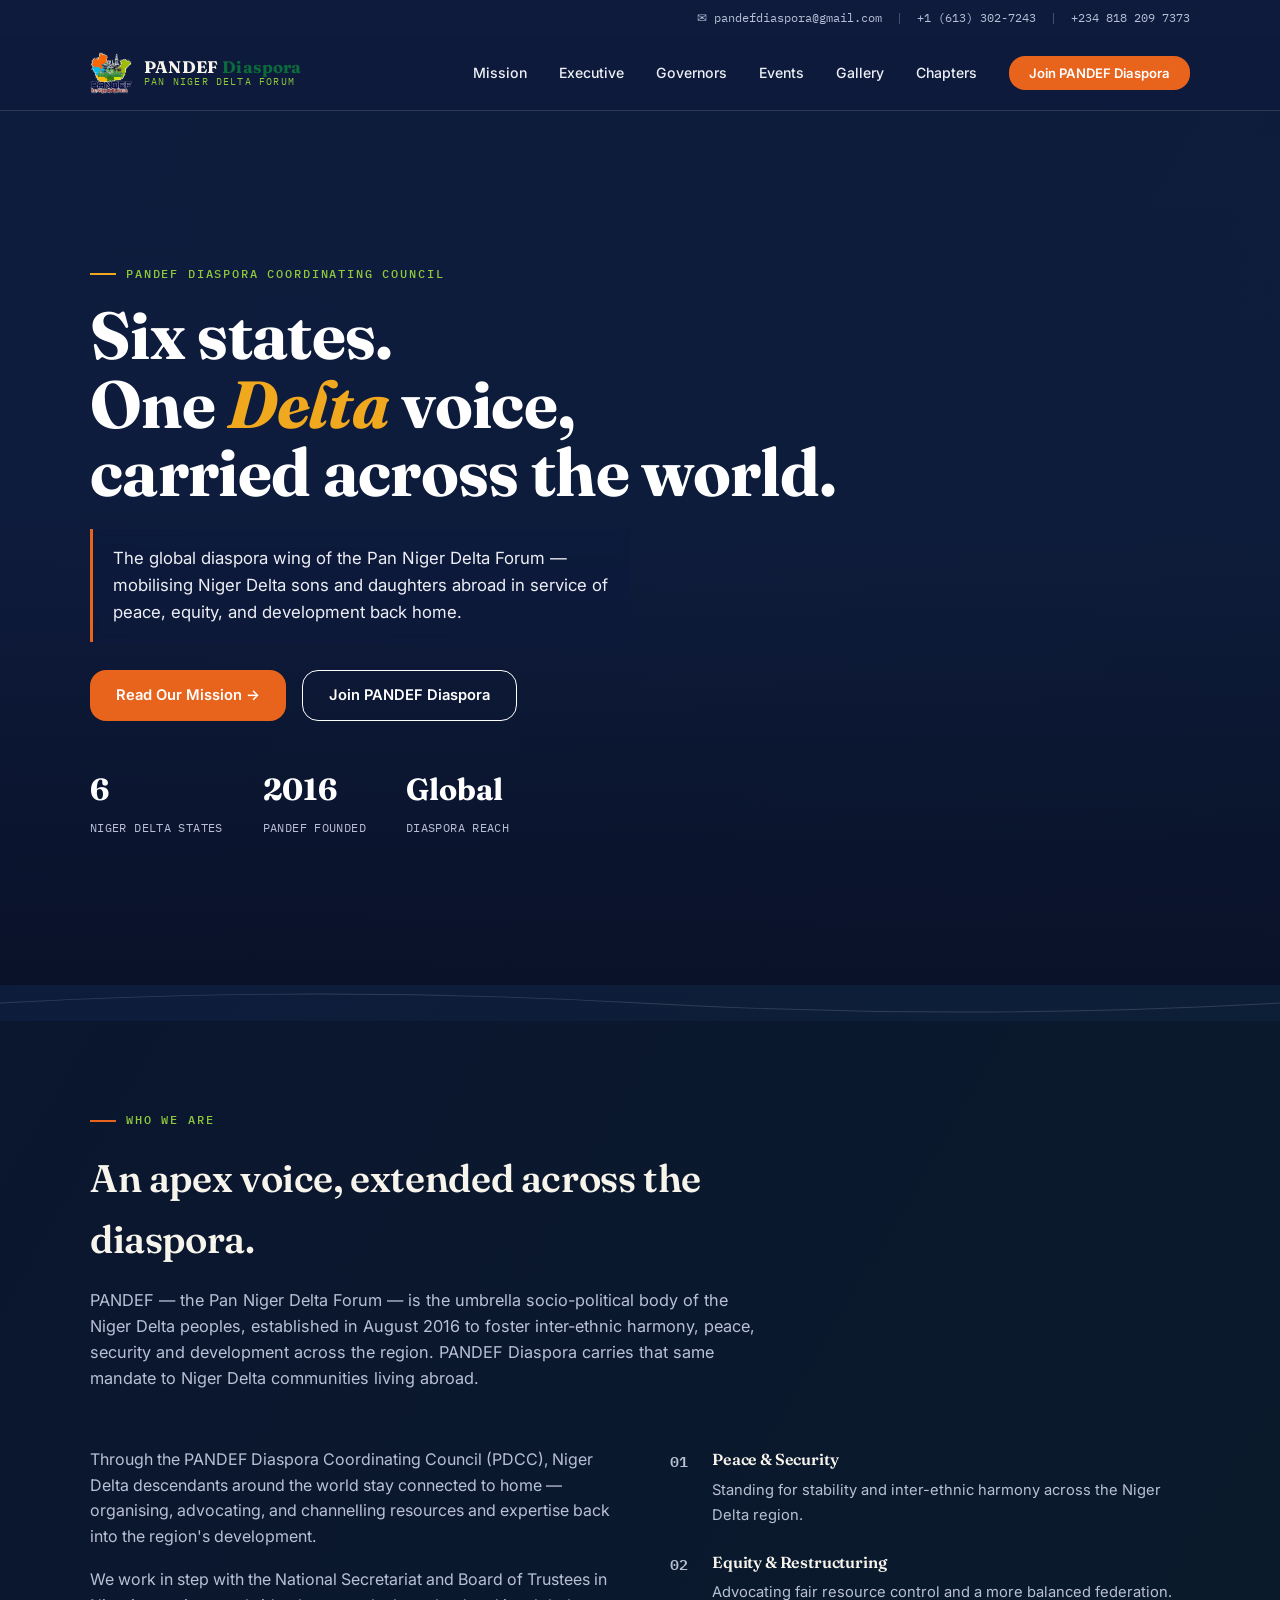
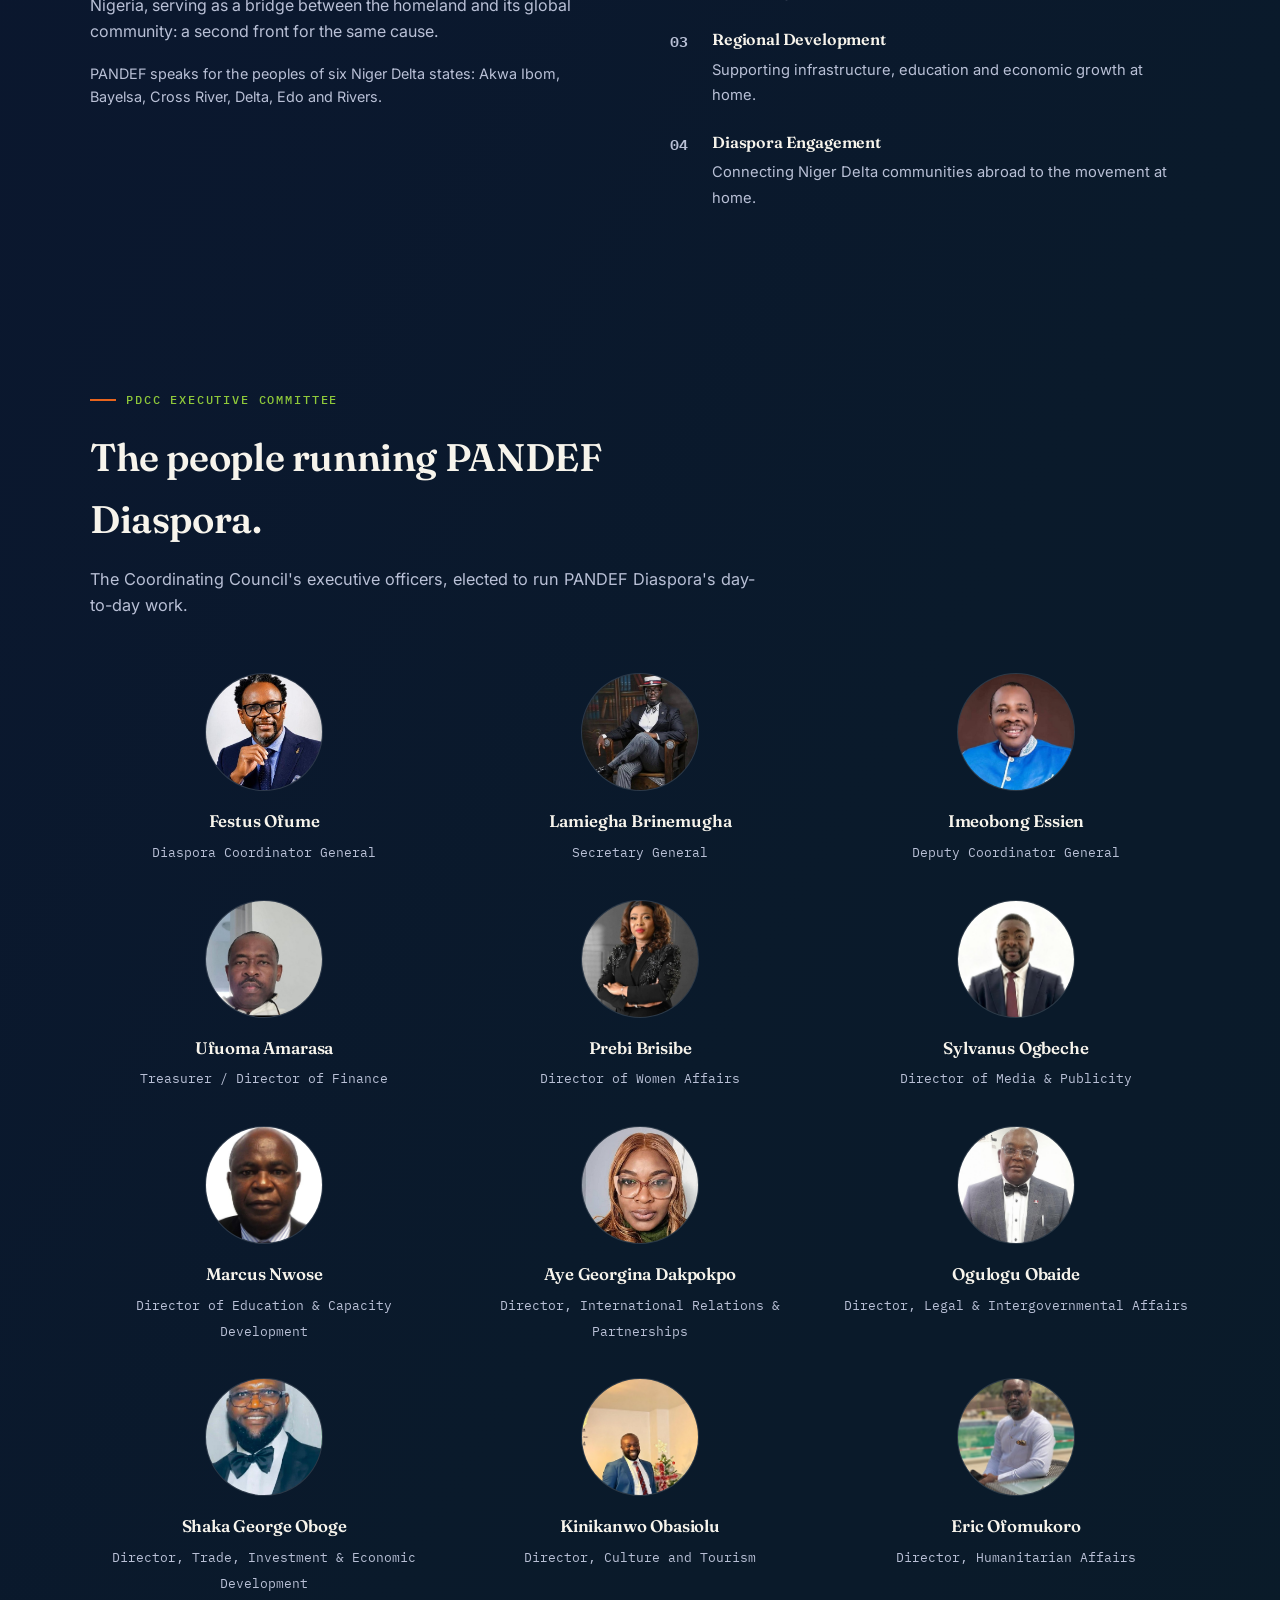
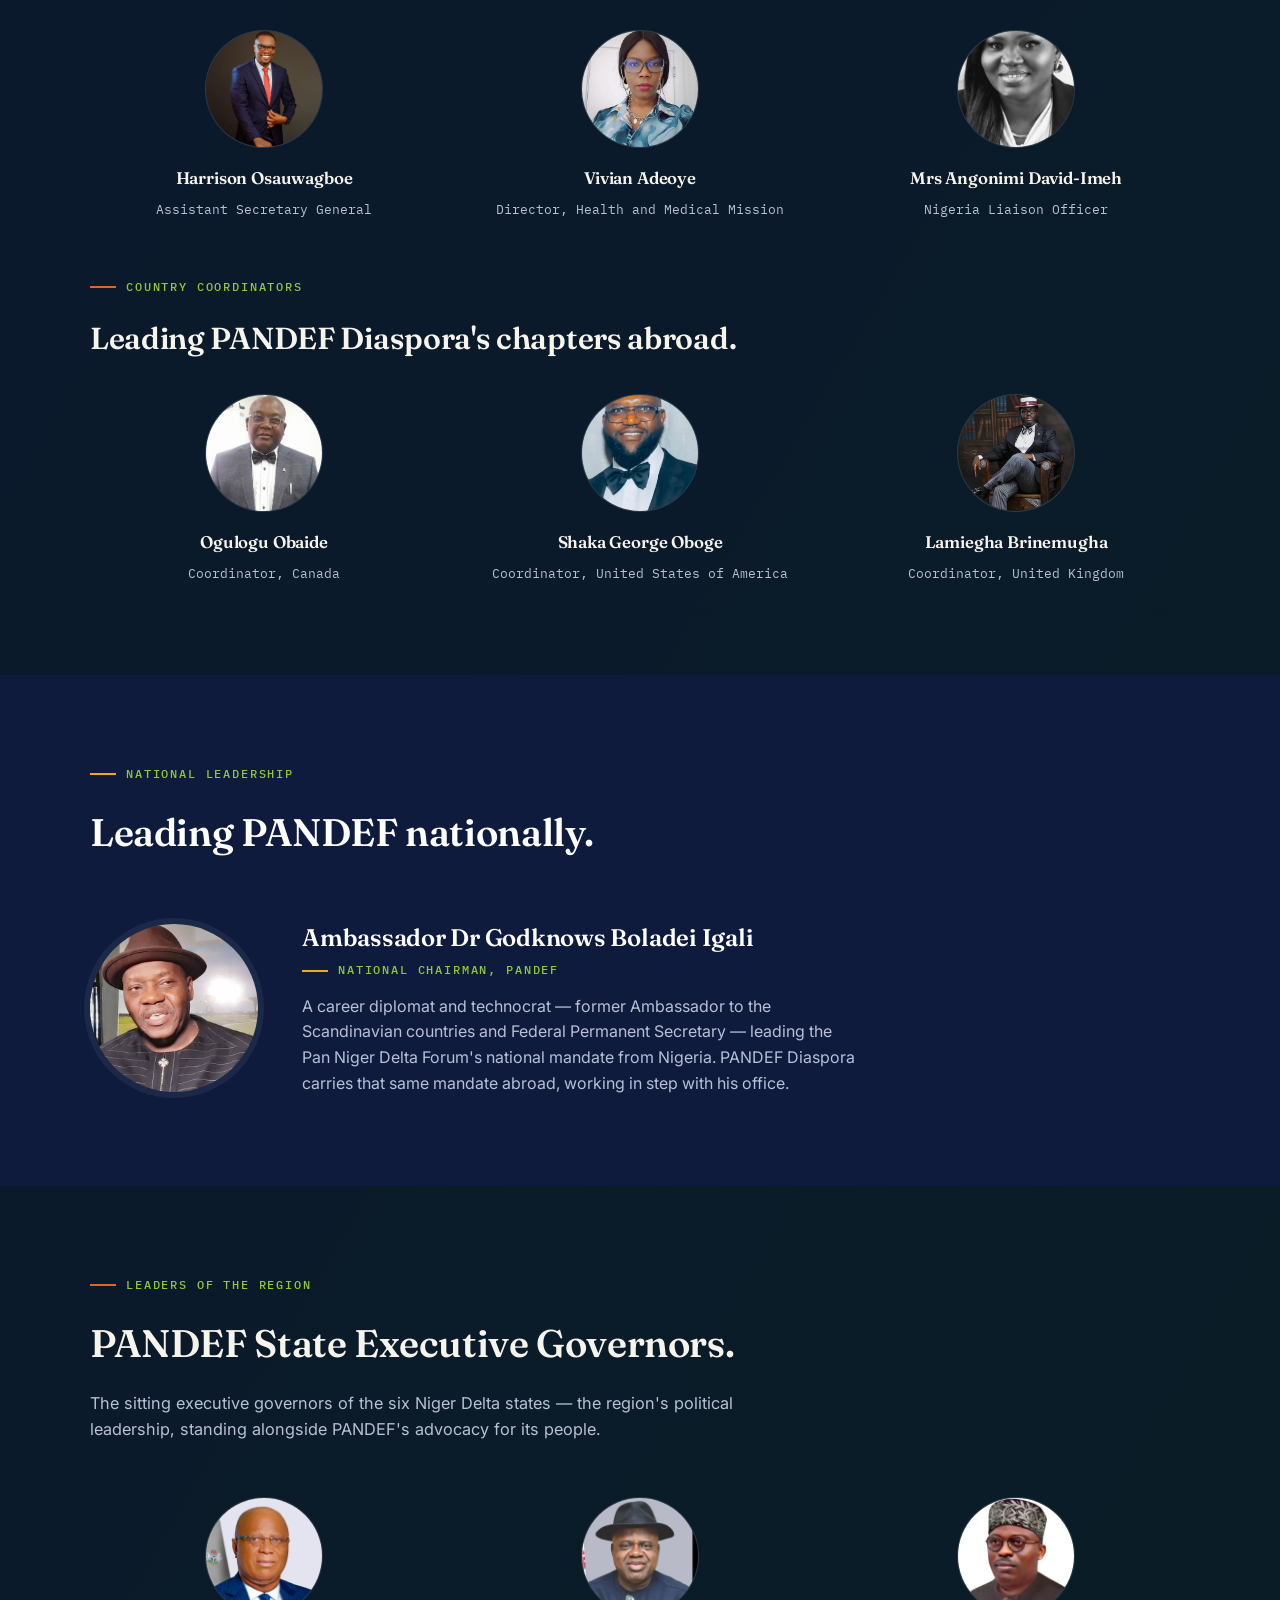
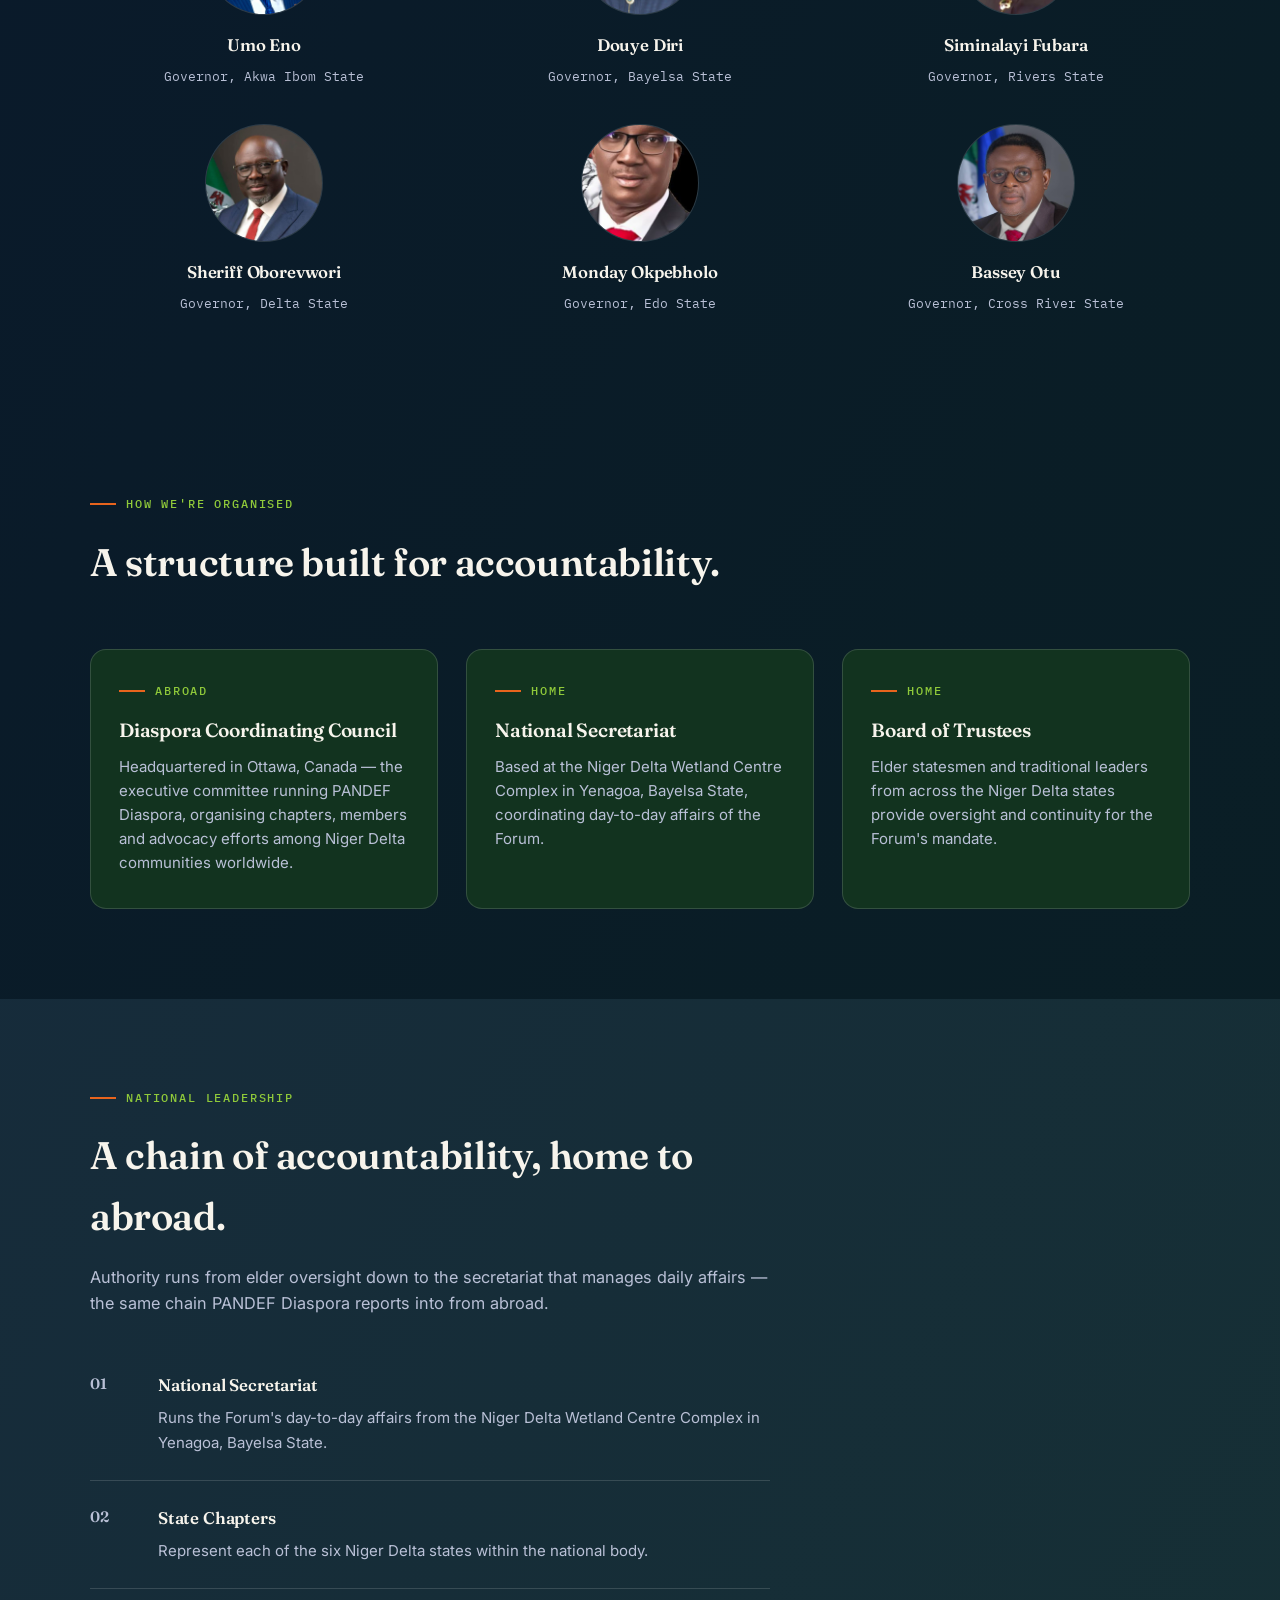
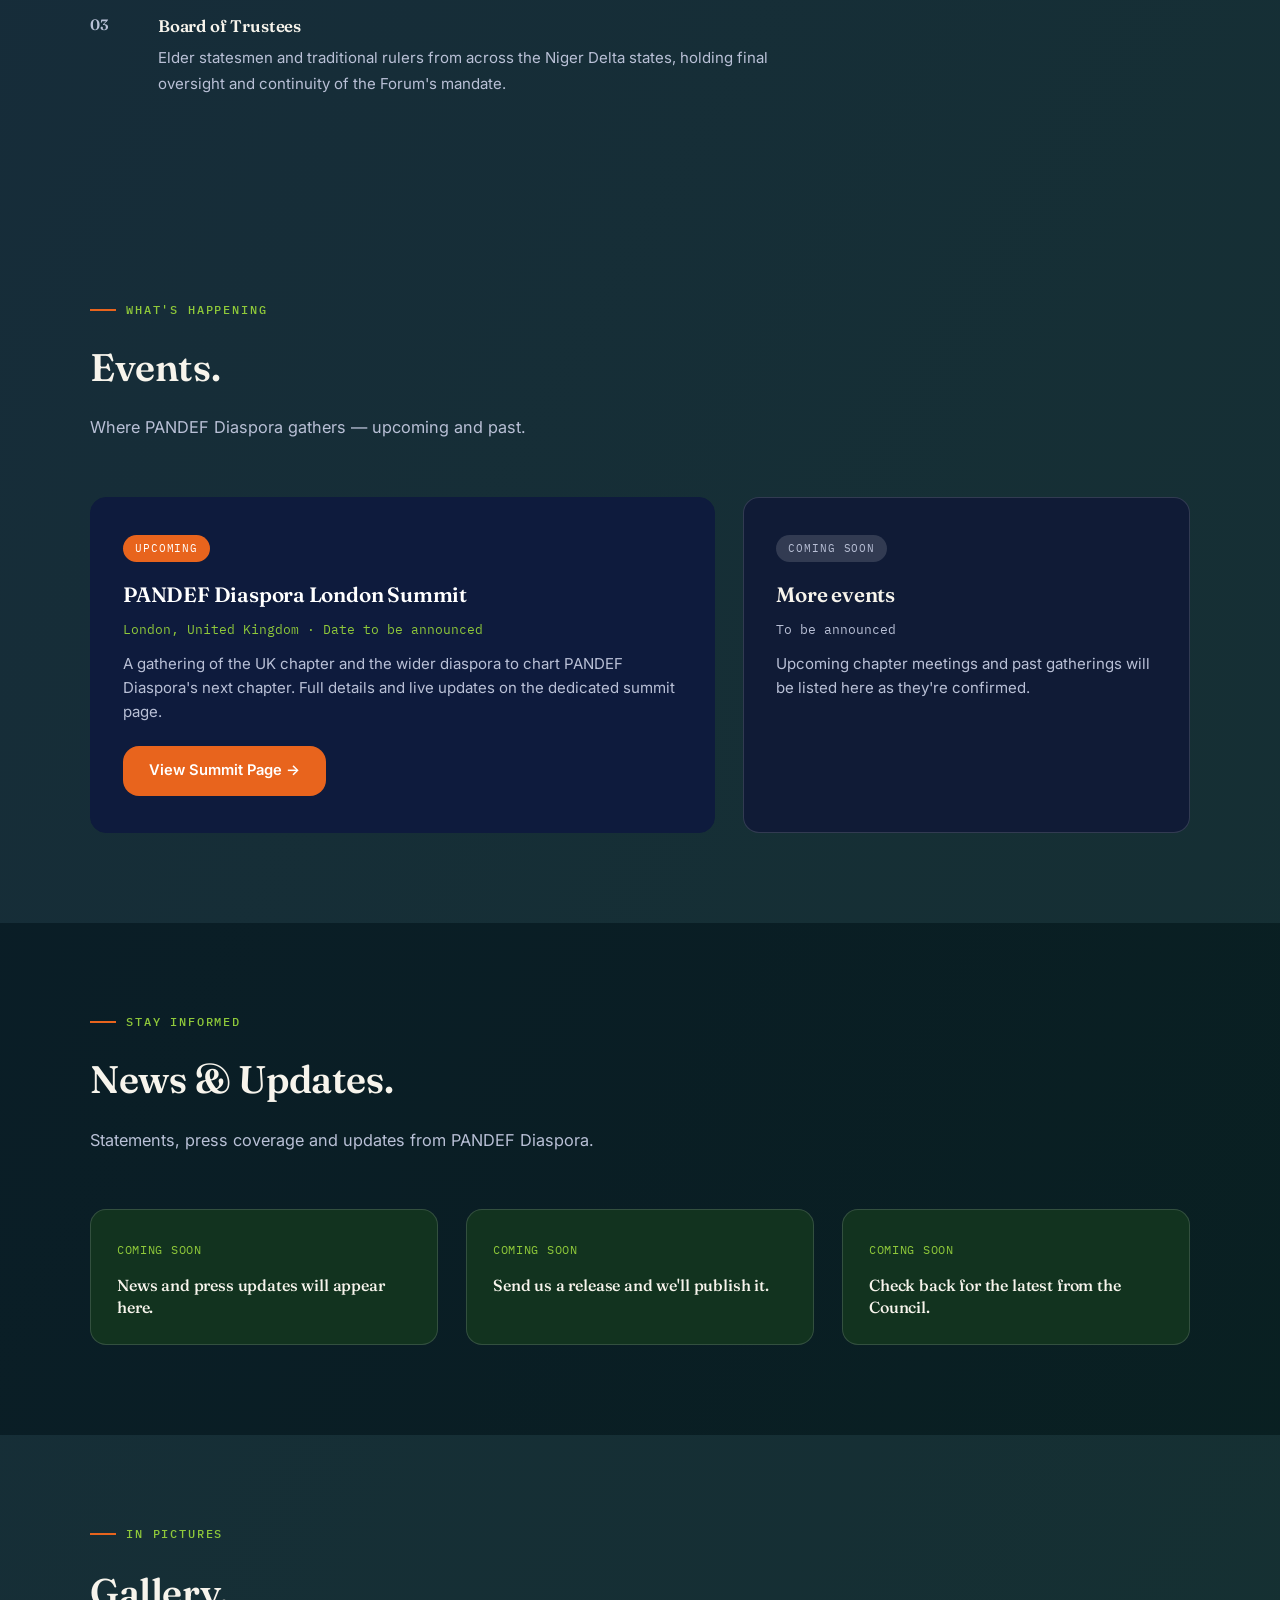
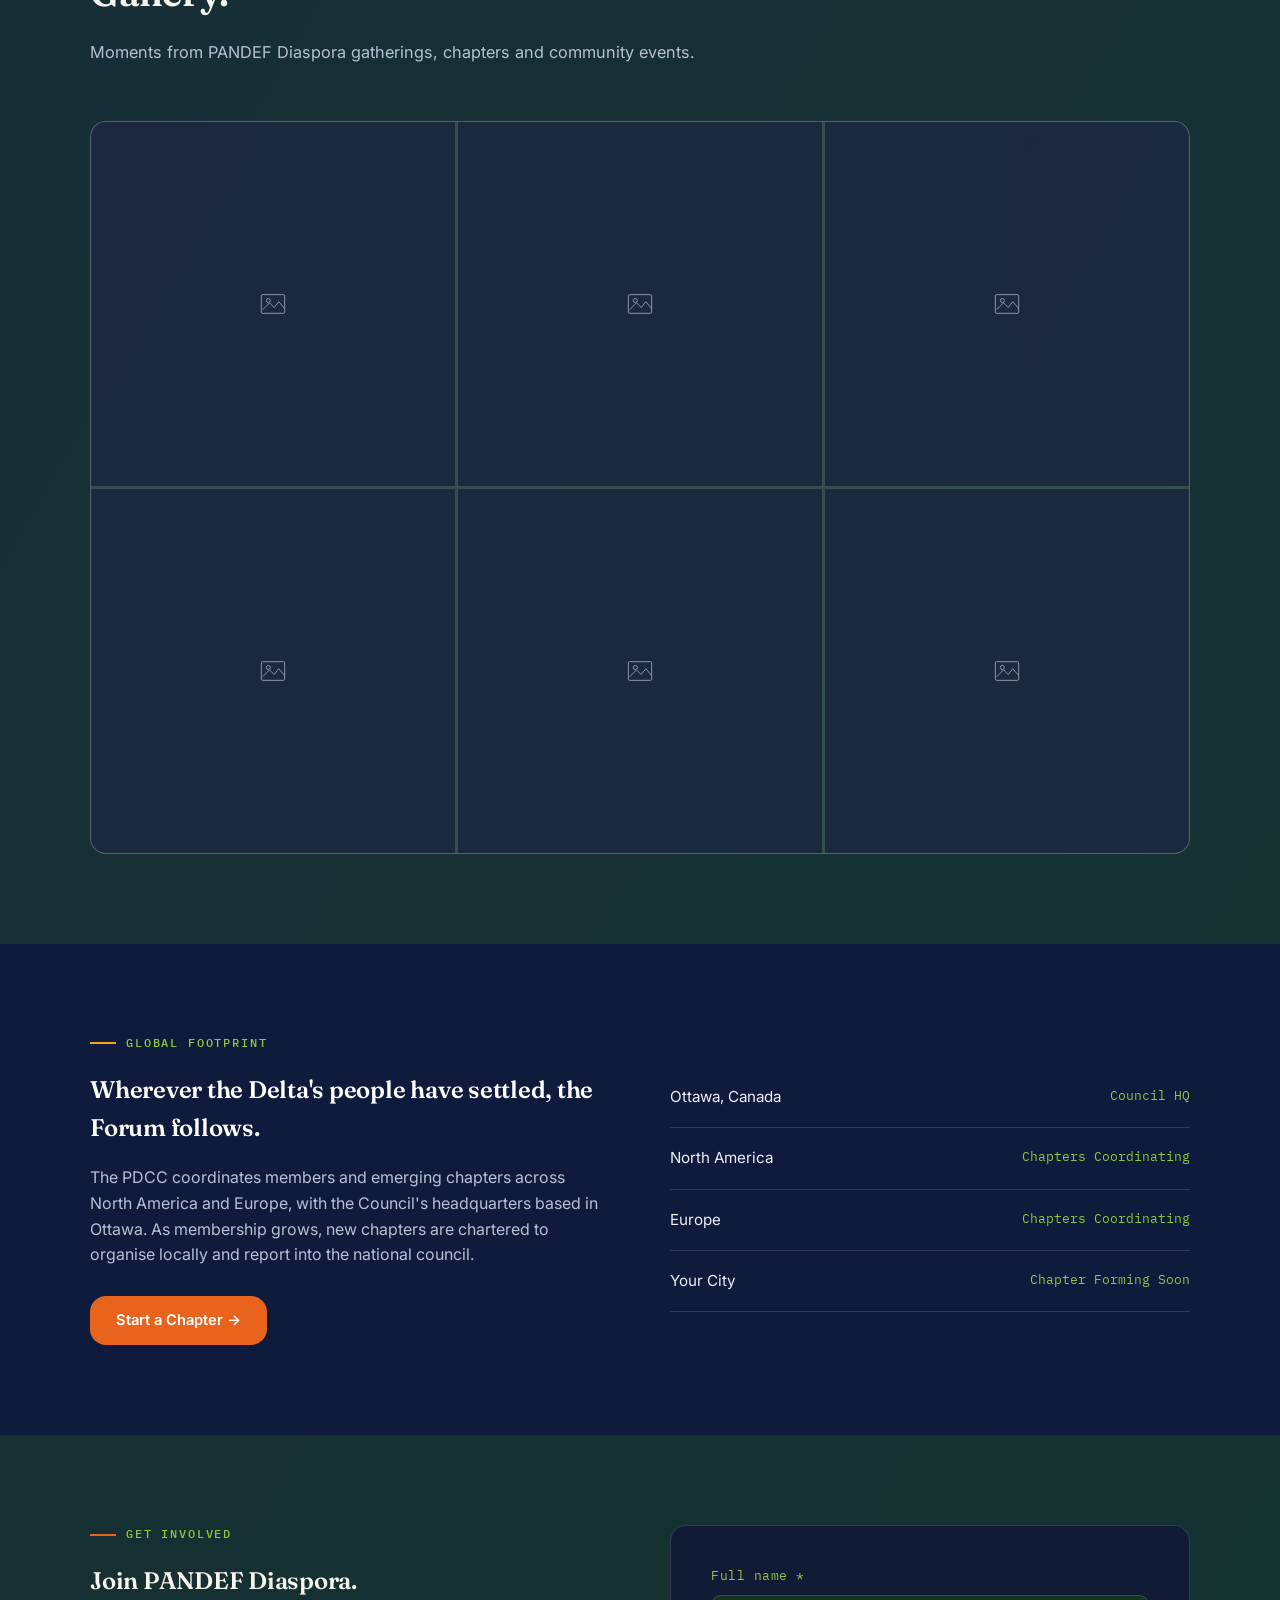
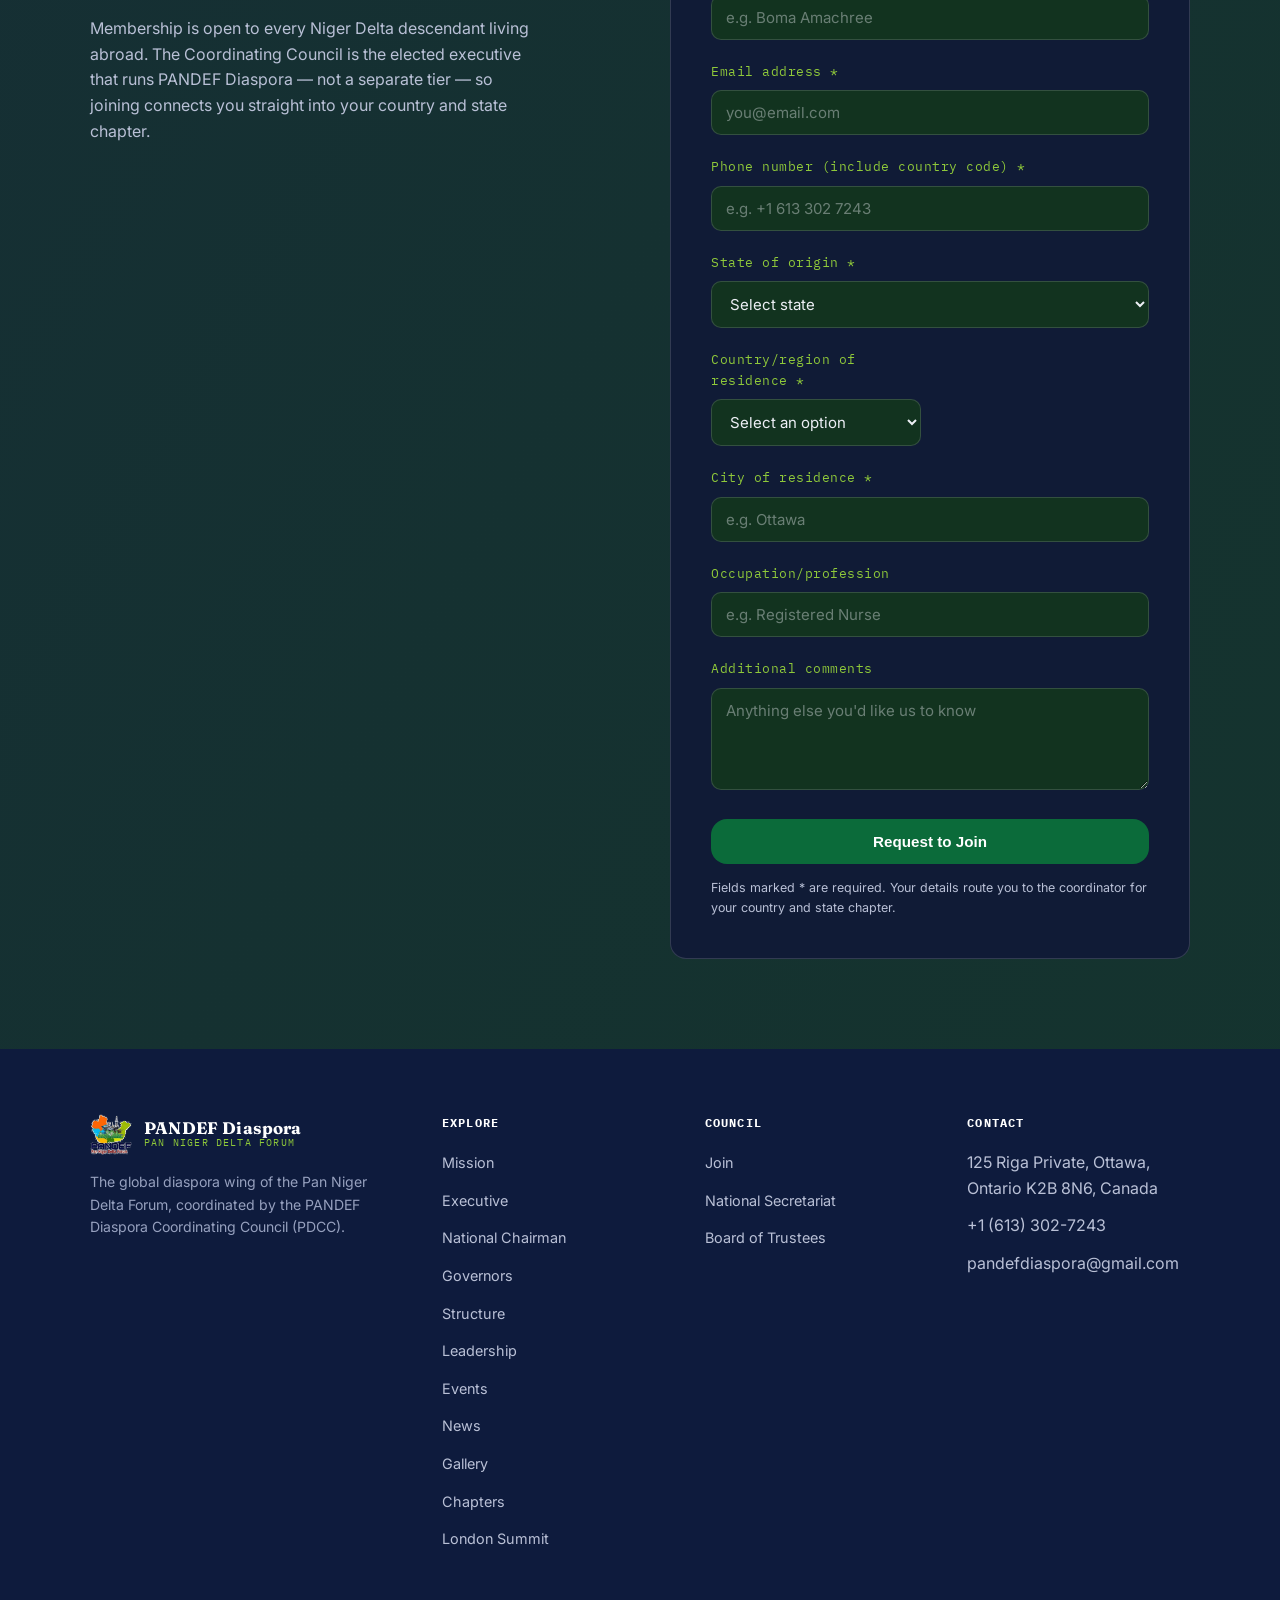
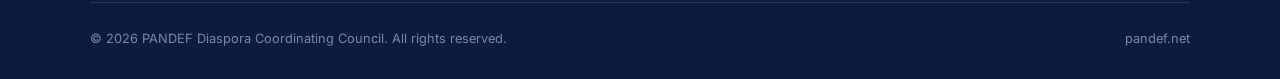
<file: index.html>
<!DOCTYPE html>
<html lang="en">
<head>
<meta charset="UTF-8">
<meta name="viewport" content="width=device-width, initial-scale=1.0">
<title>PANDEF Diaspora — Pan Niger Delta Forum</title>
<link rel="icon" type="image/png" sizes="32x32" href="assets/favicon-32.png">
<link rel="apple-touch-icon" sizes="180x180" href="assets/favicon-180.png">
<link rel="preconnect" href="https://fonts.googleapis.com">
<link rel="preconnect" href="https://fonts.gstatic.com" crossorigin>
<link href="https://fonts.googleapis.com/css2?family=Fraunces:opsz,wght@9..144,400;9..144,500;9..144,600;9..144,700&family=Inter:wght@400;500;600;700;800&family=IBM+Plex+Mono:wght@400;500&display=swap" rel="stylesheet">
<link rel="stylesheet" href="assets/style.css">
</head>
<body>
<div class="utility-bar">
<div class="wrap utility-bar-inner">
<a href="mailto:pandefdiaspora@gmail.com">✉ pandefdiaspora@gmail.com</a>
<span class="utility-sep">|</span>
<a href="tel:+16133027243">+1 (613) 302-7243</a>
<span class="utility-sep">|</span>
<a href="tel:+2348182097373">+234 818 209 7373</a>
</div>
</div>
<header>
<div class="navrow">
<div class="brand">
<img class="brand-mark" src="assets/pandef-logo.png" alt="PANDEF Diaspora logo">
<div class="brand-text">
<div class="pandef">PANDEF <span style="color:var(--forest)">Diaspora</span></div>
<div class="diaspora">Pan Niger Delta Forum</div>
</div>
</div>
<nav>
<ul>
<li><a href="#mission">Mission</a></li>
<li><a href="#executive">Executive</a></li>
<li><a href="#governors">Governors</a></li>
<li><a href="#events">Events</a></li>
<li><a href="#gallery">Gallery</a></li>
<li><a href="#chapters">Chapters</a></li>
<li><a href="#involve" class="nav-cta">Join PANDEF Diaspora</a></li>
</ul>
</nav>
</div>
</header>

<section class="hero">
<div class="hero-slides" aria-hidden="true">
<div class="hero-slide" style="background-image:url('assets/hero/hero-1.jpg');"></div>
<div class="hero-slide" style="background-image:url('assets/hero/hero-2.jpg');"></div>
<div class="hero-slide" style="background-image:url('assets/hero/hero-3.jpg');"></div>
<div class="hero-slide" style="background-image:url('assets/hero/hero-4.jpg');"></div>
</div>
<div class="hero-overlay"></div>
<div class="wrap hero-content">
<div class="eyebrow">PANDEF Diaspora Coordinating Council</div>
<h1>Six states.<br>One <em>Delta</em> voice,<br>carried across the world.</h1>
<div class="hero-lead-box">
<p class="lead">The global diaspora wing of the Pan Niger Delta Forum — mobilising Niger Delta sons and daughters abroad in service of peace, equity, and development back home.</p>
</div>
<div class="hero-ctas">
<a href="#mission" class="btn btn-primary">Read Our Mission →</a>
<a href="#involve" class="btn btn-outline-light">Join PANDEF Diaspora</a>
</div>
<div class="hero-stats">
<div><strong>6</strong><span>NIGER DELTA STATES</span></div>
<div><strong>2016</strong><span>PANDEF FOUNDED</span></div>
<div><strong>Global</strong><span>DIASPORA REACH</span></div>
</div>
</div>
</section>

<svg class="river" viewBox="0 0 1200 40" preserveAspectRatio="none"><path d="M0 20 Q 300 0 600 20 T 1200 20" fill="none" stroke="var(--line)" stroke-width="1"/></svg>

<section class="band-paper" id="mission">
<div class="wrap">
<div class="section-head reveal">
<div class="eyebrow">Who We Are</div>
<h2>An apex voice, extended across the diaspora.</h2>
<p>PANDEF — the Pan Niger Delta Forum — is the umbrella socio-political body of the Niger Delta peoples, established in August 2016 to foster inter-ethnic harmony, peace, security and development across the region. PANDEF Diaspora carries that same mandate to Niger Delta communities living abroad.</p>
</div>
<div class="about-grid">
<div class="reveal">
<p>Through the PANDEF Diaspora Coordinating Council (PDCC), Niger Delta descendants around the world stay connected to home — organising, advocating, and channelling resources and expertise back into the region's development.</p>
<p>We work in step with the National Secretariat and Board of Trustees in Nigeria, serving as a bridge between the homeland and its global community: a second front for the same cause.</p>
<p style="font-size:0.9rem;">PANDEF speaks for the peoples of six Niger Delta states: Akwa Ibom, Bayelsa, Cross River, Delta, Edo and Rivers.</p>
</div>
<ul class="pillar-list reveal">
<li><span class="pillar-num">01</span><div><h4>Peace &amp; Security</h4><span>Standing for stability and inter-ethnic harmony across the Niger Delta region.</span></div></li>
<li><span class="pillar-num">02</span><div><h4>Equity &amp; Restructuring</h4><span>Advocating fair resource control and a more balanced federation.</span></div></li>
<li><span class="pillar-num">03</span><div><h4>Regional Development</h4><span>Supporting infrastructure, education and economic growth at home.</span></div></li>
<li><span class="pillar-num">04</span><div><h4>Diaspora Engagement</h4><span>Connecting Niger Delta communities abroad to the movement at home.</span></div></li>
</ul>
</div>
</div>
</section>

<section class="band-paper" id="executive">
<div class="wrap">
<div class="section-head reveal">
<div class="eyebrow">PDCC Executive Committee</div>
<h2>The people running PANDEF Diaspora.</h2>
<p>The Coordinating Council's executive officers, elected to run PANDEF Diaspora's day-to-day work.</p>
</div>
<div class="governors-grid reveal">
<div class="governor-card">
<div class="governor-photo"><img src="assets/team/festus-ofume.jpg" alt="Festus Ofume"></div>
<h4>Festus Ofume</h4><span>Diaspora Coordinator General</span>
</div>
<div class="governor-card">
<div class="governor-photo"><img src="assets/team/lamiegha-brinemugha.jpg" alt="Lamiegha Brinemugha" style="object-position:62% 10%;"></div>
<h4>Lamiegha Brinemugha</h4><span>Secretary General</span>
</div>
<div class="governor-card">
<div class="governor-photo"><img src="assets/team/imeobong-essien.jpg" alt="Imeobong Essien"></div>
<h4>Imeobong Essien</h4><span>Deputy Coordinator General</span>
</div>
<div class="governor-card">
<div class="governor-photo"><img src="assets/team/ufuoma-amarasa.jpg" alt="Ufuoma Amarasa"></div>
<h4>Ufuoma Amarasa</h4><span>Treasurer / Director of Finance</span>
</div>
<div class="governor-card">
<div class="governor-photo"><img src="assets/team/prebi-brisibe.jpg" alt="Prebi Brisibe"></div>
<h4>Prebi Brisibe</h4><span>Director of Women Affairs</span>
</div>
<div class="governor-card">
<div class="governor-photo"><img src="assets/team/slyvanus-ogbeche.jpg" alt="Sylvanus Ogbeche"></div>
<h4>Sylvanus Ogbeche</h4><span>Director of Media &amp; Publicity</span>
</div>
<div class="governor-card">
<div class="governor-photo"><img src="assets/team/marcus-nwose.jpg" alt="Marcus Nwose"></div>
<h4>Marcus Nwose</h4><span>Director of Education &amp; Capacity Development</span>
</div>
<div class="governor-card">
<div class="governor-photo"><img src="assets/team/aye-georgina-dakpokpo.jpg" alt="Aye Georgina Dakpokpo"></div>
<h4>Aye Georgina Dakpokpo</h4><span>Director, International Relations &amp; Partnerships</span>
</div>
<div class="governor-card">
<div class="governor-photo"><img src="assets/team/ogulogu-obaide.jpg" alt="Ogulogu Obaide"></div>
<h4>Ogulogu Obaide</h4><span>Director, Legal &amp; Intergovernmental Affairs</span>
</div>
<div class="governor-card">
<div class="governor-photo"><img src="assets/team/shaka-george-oboge.jpg" alt="Shaka George Oboge"></div>
<h4>Shaka George Oboge</h4><span>Director, Trade, Investment &amp; Economic Development</span>
</div>
<div class="governor-card">
<div class="governor-photo"><img src="assets/team/kinikanwo-obasiolu.jpg" alt="Kinikanwo Obasiolu"></div>
<h4>Kinikanwo Obasiolu</h4><span>Director, Culture and Tourism</span>
</div>
<div class="governor-card">
<div class="governor-photo"><img src="assets/team/eric-ofomukoro.jpg" alt="Eric Ofomukoro"></div>
<h4>Eric Ofomukoro</h4><span>Director, Humanitarian Affairs</span>
</div>
<div class="governor-card">
<div class="governor-photo"><img src="assets/team/harrison-osauwagboe.jpg" alt="Harrison Osauwagboe"></div>
<h4>Harrison Osauwagboe</h4><span>Assistant Secretary General</span>
</div>
<div class="governor-card">
<div class="governor-photo"><img src="assets/team/vivian-adeoye.jpg" alt="Vivian Adeoye"></div>
<h4>Vivian Adeoye</h4><span>Director, Health and Medical Mission</span>
</div>
<div class="governor-card">
<div class="governor-photo"><img src="assets/team/angonimi-david-imeh.jpg" alt="Mrs Angonimi David-Imeh"></div>
<h4>Mrs Angonimi David-Imeh</h4><span>Nigeria Liaison Officer</span>
</div>
</div>

<div class="section-head reveal" style="margin-top:56px; margin-bottom:32px;">
<div class="eyebrow">Country Coordinators</div>
<h2 style="font-size:clamp(1.4rem,2.4vw,1.9rem);">Leading PANDEF Diaspora's chapters abroad.</h2>
</div>
<div class="governors-grid reveal">
<div class="governor-card">
<div class="governor-photo"><img src="assets/team/ogulogu-obaide.jpg" alt="Ogulogu Obaide"></div>
<h4>Ogulogu Obaide</h4><span>Coordinator, Canada</span>
</div>
<div class="governor-card">
<div class="governor-photo"><img src="assets/team/shaka-george-oboge.jpg" alt="Shaka George Oboge"></div>
<h4>Shaka George Oboge</h4><span>Coordinator, United States of America</span>
</div>
<div class="governor-card">
<div class="governor-photo"><img src="assets/team/lamiegha-brinemugha.jpg" alt="Lamiegha Brinemugha" style="object-position:62% 10%;"></div>
<h4>Lamiegha Brinemugha</h4><span>Coordinator, United Kingdom</span>
</div>
</div>
</div>
</section>

<section class="band-navy" id="chairman">
<div class="wrap">
<div class="section-head reveal">
<div class="eyebrow">National Leadership</div>
<h2>Leading PANDEF nationally.</h2>
</div>
<div class="chairman-spotlight reveal">
<div class="chairman-photo"><img src="assets/chairman/godknows-igali.jpg" alt="Ambassador Dr Godknows Boladei Igali"></div>
<div>
<h3>Ambassador Dr Godknows Boladei Igali</h3>
<div class="eyebrow" style="margin-bottom:14px;">National Chairman, PANDEF</div>
<p>A career diplomat and technocrat — former Ambassador to the Scandinavian countries and Federal Permanent Secretary — leading the Pan Niger Delta Forum's national mandate from Nigeria. PANDEF Diaspora carries that same mandate abroad, working in step with his office.</p>
</div>
</div>
</div>
</section>

<section class="band-paper" id="governors">
<div class="wrap">
<div class="section-head reveal">
<div class="eyebrow">Leaders Of The Region</div>
<h2>PANDEF State Executive Governors.</h2>
<p>The sitting executive governors of the six Niger Delta states — the region's political leadership, standing alongside PANDEF's advocacy for its people.</p>
</div>
<div class="governors-grid reveal">
<div class="governor-card">
<div class="governor-photo"><img src="assets/governors/akwa-ibom-umo-eno.jpg" alt="Umo Eno"></div>
<h4>Umo Eno</h4><span>Governor, Akwa Ibom State</span>
</div>
<div class="governor-card">
<div class="governor-photo"><img src="assets/governors/bayelsa-douye-diri.jpg" alt="Douye Diri"></div>
<h4>Douye Diri</h4><span>Governor, Bayelsa State</span>
</div>
<div class="governor-card">
<div class="governor-photo"><img src="assets/governors/rivers-siminalayi-fubara.jpg" alt="Siminalayi Fubara"></div>
<h4>Siminalayi Fubara</h4><span>Governor, Rivers State</span>
</div>
<div class="governor-card">
<div class="governor-photo"><img src="assets/governors/delta-sheriff-oborevwori.jpg" alt="Sheriff Oborevwori"></div>
<h4>Sheriff Oborevwori</h4><span>Governor, Delta State</span>
</div>
<div class="governor-card">
<div class="governor-photo"><img src="assets/governors/edo-monday-okpebholo.jpg" alt="Monday Okpebholo"></div>
<h4>Monday Okpebholo</h4><span>Governor, Edo State</span>
</div>
<div class="governor-card">
<div class="governor-photo"><img src="assets/governors/cross-river-bassey-otu.jpg" alt="Bassey Otu"></div>
<h4>Bassey Otu</h4><span>Governor, Cross River State</span>
</div>
</div>
</div>
</section>

<section class="band-paper" id="structure">
<div class="wrap">
<div class="section-head reveal">
<div class="eyebrow">How We're Organised</div>
<h2>A structure built for accountability.</h2>
</div>
<div class="structure-grid reveal">
<div class="structure-card">
<div class="eyebrow">Abroad</div>
<h3>Diaspora Coordinating Council</h3>
<p>Headquartered in Ottawa, Canada — the executive committee running PANDEF Diaspora, organising chapters, members and advocacy efforts among Niger Delta communities worldwide.</p>
</div>
<div class="structure-card">
<div class="eyebrow">Home</div>
<h3>National Secretariat</h3>
<p>Based at the Niger Delta Wetland Centre Complex in Yenagoa, Bayelsa State, coordinating day-to-day affairs of the Forum.</p>
</div>
<div class="structure-card">
<div class="eyebrow">Home</div>
<h3>Board of Trustees</h3>
<p>Elder statesmen and traditional leaders from across the Niger Delta states provide oversight and continuity for the Forum's mandate.</p>
</div>
</div>
</div>
</section>

<section class="band-cream" id="leadership">
<div class="wrap">
<div class="section-head reveal">
<div class="eyebrow">National Leadership</div>
<h2>A chain of accountability, home to abroad.</h2>
<p>Authority runs from elder oversight down to the secretariat that manages daily affairs — the same chain PANDEF Diaspora reports into from abroad.</p>
</div>
<ol class="leadership-list reveal">
<li><span class="leadership-num">01</span><div><h4>National Secretariat</h4><span>Runs the Forum's day-to-day affairs from the Niger Delta Wetland Centre Complex in Yenagoa, Bayelsa State.</span></div></li>
<li><span class="leadership-num">02</span><div><h4>State Chapters</h4><span>Represent each of the six Niger Delta states within the national body.</span></div></li>
<li><span class="leadership-num">03</span><div><h4>Board of Trustees</h4><span>Elder statesmen and traditional rulers from across the Niger Delta states, holding final oversight and continuity of the Forum's mandate.</span></div></li>
</ol>
</div>
</section>

<section class="band-cream" id="events">
<div class="wrap">
<div class="section-head reveal">
<div class="eyebrow">What's Happening</div>
<h2>Events.</h2>
<p>Where PANDEF Diaspora gathers — upcoming and past.</p>
</div>
<div class="events-grid reveal">
<div class="event-card event-card--featured">
<span class="event-tag">Upcoming</span>
<h3>PANDEF Diaspora London Summit</h3>
<span class="event-meta">London, United Kingdom · Date to be announced</span>
<p>A gathering of the UK chapter and the wider diaspora to chart PANDEF Diaspora's next chapter. Full details and live updates on the dedicated summit page.</p>
<a href="london-summit.html" class="btn btn-primary" style="margin-top:22px;">View Summit Page →</a>
</div>
<div class="event-card">
<span class="event-tag event-tag--muted">Coming Soon</span>
<h3>More events</h3>
<span class="event-meta">To be announced</span>
<p>Upcoming chapter meetings and past gatherings will be listed here as they're confirmed.</p>
</div>
</div>
</div>
</section>

<section class="band-paper" id="news">
<div class="wrap">
<div class="section-head reveal">
<div class="eyebrow">Stay Informed</div>
<h2>News &amp; Updates.</h2>
<p>Statements, press coverage and updates from PANDEF Diaspora.</p>
</div>
<div class="news-grid reveal">
<div class="news-card"><span class="news-date">Coming Soon</span><h4>News and press updates will appear here.</h4></div>
<div class="news-card"><span class="news-date">Coming Soon</span><h4>Send us a release and we'll publish it.</h4></div>
<div class="news-card"><span class="news-date">Coming Soon</span><h4>Check back for the latest from the Council.</h4></div>
</div>
</div>
</section>

<section class="band-cream" id="gallery">
<div class="wrap">
<div class="section-head reveal">
<div class="eyebrow">In Pictures</div>
<h2>Gallery.</h2>
<p>Moments from PANDEF Diaspora gatherings, chapters and community events.</p>
</div>
<div class="gallery-grid reveal">
<div class="gallery-item"><svg viewBox="0 0 48 48" width="28" height="28" fill="none" stroke="currentColor" stroke-width="1.6"><rect x="4" y="8" width="40" height="32" rx="2"/><circle cx="16" cy="18" r="3.5"/><path d="M6 34 L18 22 L26 30 L34 20 L44 32"/></svg></div>
<div class="gallery-item"><svg viewBox="0 0 48 48" width="28" height="28" fill="none" stroke="currentColor" stroke-width="1.6"><rect x="4" y="8" width="40" height="32" rx="2"/><circle cx="16" cy="18" r="3.5"/><path d="M6 34 L18 22 L26 30 L34 20 L44 32"/></svg></div>
<div class="gallery-item"><svg viewBox="0 0 48 48" width="28" height="28" fill="none" stroke="currentColor" stroke-width="1.6"><rect x="4" y="8" width="40" height="32" rx="2"/><circle cx="16" cy="18" r="3.5"/><path d="M6 34 L18 22 L26 30 L34 20 L44 32"/></svg></div>
<div class="gallery-item"><svg viewBox="0 0 48 48" width="28" height="28" fill="none" stroke="currentColor" stroke-width="1.6"><rect x="4" y="8" width="40" height="32" rx="2"/><circle cx="16" cy="18" r="3.5"/><path d="M6 34 L18 22 L26 30 L34 20 L44 32"/></svg></div>
<div class="gallery-item"><svg viewBox="0 0 48 48" width="28" height="28" fill="none" stroke="currentColor" stroke-width="1.6"><rect x="4" y="8" width="40" height="32" rx="2"/><circle cx="16" cy="18" r="3.5"/><path d="M6 34 L18 22 L26 30 L34 20 L44 32"/></svg></div>
<div class="gallery-item"><svg viewBox="0 0 48 48" width="28" height="28" fill="none" stroke="currentColor" stroke-width="1.6"><rect x="4" y="8" width="40" height="32" rx="2"/><circle cx="16" cy="18" r="3.5"/><path d="M6 34 L18 22 L26 30 L34 20 L44 32"/></svg></div>
</div>
</div>
</section>

<section class="band-navy" id="chapters">
<div class="wrap chapters-wrap">
<div class="reveal">
<div class="eyebrow">Global Footprint</div>
<h2>Wherever the Delta's people have settled, the Forum follows.</h2>
<p style="color:#B9C0D6; margin-top:18px;">The PDCC coordinates members and emerging chapters across North America and Europe, with the Council's headquarters based in Ottawa. As membership grows, new chapters are chartered to organise locally and report into the national council.</p>
<a href="#involve" class="btn btn-primary" style="margin-top:28px;">Start a Chapter →</a>
</div>
<ul class="chapter-list reveal">
<li><span>Ottawa, Canada</span><span>Council HQ</span></li>
<li><span>North America</span><span>Chapters Coordinating</span></li>
<li><span>Europe</span><span>Chapters Coordinating</span></li>
<li><span>Your City</span><span>Chapter Forming Soon</span></li>
</ul>
</div>
</section>

<section class="band-cream" id="involve">
<div class="wrap involve-grid">
<div class="reveal">
<div class="eyebrow">Get Involved</div>
<h2>Join PANDEF Diaspora.</h2>
<p style="color:var(--ink-soft); margin-top:16px; max-width:440px;">Membership is open to every Niger Delta descendant living abroad. The Coordinating Council is the elected executive that runs PANDEF Diaspora — not a separate tier — so joining connects you straight into your country and state chapter.</p>
</div>
<form class="form-card reveal" id="joinForm" onsubmit="pandefSubmitJoin(event)">
<div id="joinFormFields">
<div class="form-row">
<label for="name">Full name *</label>
<input id="name" type="text" placeholder="e.g. Boma Amachree" required>
</div>
<div class="form-row">
<label for="email">Email address *</label>
<input id="email" type="email" placeholder="you@email.com" required>
</div>
<div class="form-row">
<label for="phone">Phone number (include country code) *</label>
<input id="phone" type="tel" placeholder="e.g. +1 613 302 7243" required>
</div>
<div class="form-row">
<label for="state">State of origin *</label>
<select id="state" required>
<option value="">Select state</option>
<option>Akwa Ibom</option><option>Bayelsa</option><option>Cross River</option>
<option>Delta</option><option>Edo</option><option>Rivers</option>
</select>
</div>
<div class="form-row form-two">
<div>
<label for="region">Country/region of residence *</label>
<select id="region" required onchange="pandefToggleOtherCountry()">
<option value="">Select an option</option>
<option>Canada</option>
<option>United States (USA)</option>
<option>United Kingdom (UK)</option>
<option>Europe (specify country)</option>
<option>Africa (specify country)</option>
<option>Asia (specify country)</option>
<option>South America (specify country)</option>
</select>
</div>
<div id="otherCountryWrap" style="display:none;">
<label for="otherCountry">Please specify country</label>
<input id="otherCountry" type="text" placeholder="e.g. Germany">
</div>
</div>
<div class="form-row">
<label for="city">City of residence *</label>
<input id="city" type="text" placeholder="e.g. Ottawa" required>
</div>
<div class="form-row">
<label for="occupation">Occupation/profession</label>
<input id="occupation" type="text" placeholder="e.g. Registered Nurse">
</div>
<div class="form-row">
<label for="comments">Additional comments</label>
<textarea id="comments" rows="4" placeholder="Anything else you'd like us to know"></textarea>
</div>
<button class="btn-submit" type="submit">Request to Join</button>
<p class="form-note">Fields marked * are required. Your details route you to the coordinator for your country and state chapter.</p>
</div>
<div id="joinFormConfirm" style="display:none; text-align:center; padding:20px 0;">
<h3 style="margin-bottom:12px;">Thank you for registering with PANDEF Diaspora.</h3>
<p style="color:var(--ink-soft);">Your registration has been received successfully. We look forward to welcoming you to our global community and will contact you using the information you provided.</p>
</div>
</form>
</div>
</section>

<footer>
<div class="wrap">
<div class="footer-grid">
<div class="footer-brand">
<div class="brand" style="margin-bottom:4px;">
<img class="brand-mark" src="assets/pandef-logo.png" alt="PANDEF Diaspora logo">
<div class="brand-text">
<div class="pandef">PANDEF Diaspora</div>
<div class="diaspora" style="color:var(--lime)">Pan Niger Delta Forum</div>
</div>
</div>
<p>The global diaspora wing of the Pan Niger Delta Forum, coordinated by the PANDEF Diaspora Coordinating Council (PDCC).</p>
</div>
<div>
<h5>Explore</h5>
<ul>
<li><a href="#mission">Mission</a></li>
<li><a href="#executive">Executive</a></li>
<li><a href="#chairman">National Chairman</a></li>
<li><a href="#governors">Governors</a></li>
<li><a href="#structure">Structure</a></li>
<li><a href="#leadership">Leadership</a></li>
<li><a href="#events">Events</a></li>
<li><a href="#news">News</a></li>
<li><a href="#gallery">Gallery</a></li>
<li><a href="#chapters">Chapters</a></li>
<li><a href="london-summit.html">London Summit</a></li>
</ul>
</div>
<div>
<h5>Council</h5>
<ul>
<li><a href="#involve">Join</a></li>
<li><a href="#structure">National Secretariat</a></li>
<li><a href="#structure">Board of Trustees</a></li>
</ul>
</div>
<div>
<h5>Contact</h5>
<ul>
<li>125 Riga Private, Ottawa, Ontario K2B 8N6, Canada</li>
<li>+1 (613) 302-7243</li>
<li>pandefdiaspora@gmail.com</li>
</ul>
</div>
</div>
<div class="footer-bottom">
<span>© 2026 PANDEF Diaspora Coordinating Council. All rights reserved.</span>
<span>pandef.net</span>
</div>
</div>
</footer>

<script>
const revealEls = document.querySelectorAll('.reveal');
const io = new IntersectionObserver((entries)=>{
entries.forEach(e=>{ if(e.isIntersecting){ e.target.classList.add('in'); io.unobserve(e.target); } });
}, { threshold: 0.15 });
revealEls.forEach(el=>io.observe(el));

const pandefSpecifyCountryRegions = ["Europe (specify country)","Africa (specify country)","Asia (specify country)","South America (specify country)"];

function pandefToggleOtherCountry(){
const regionSel = document.getElementById('region');
const wrap = document.getElementById('otherCountryWrap');
const needsSpecify = pandefSpecifyCountryRegions.includes(regionSel.value);
wrap.style.display = needsSpecify ? 'block' : 'none';
document.getElementById('otherCountry').required = needsSpecify;
}

function pandefSubmitJoin(event){
event.preventDefault();
document.getElementById('joinFormFields').style.display = 'none';
document.getElementById('joinFormConfirm').style.display = 'block';
}
</script>
</body>
</html>
</file>
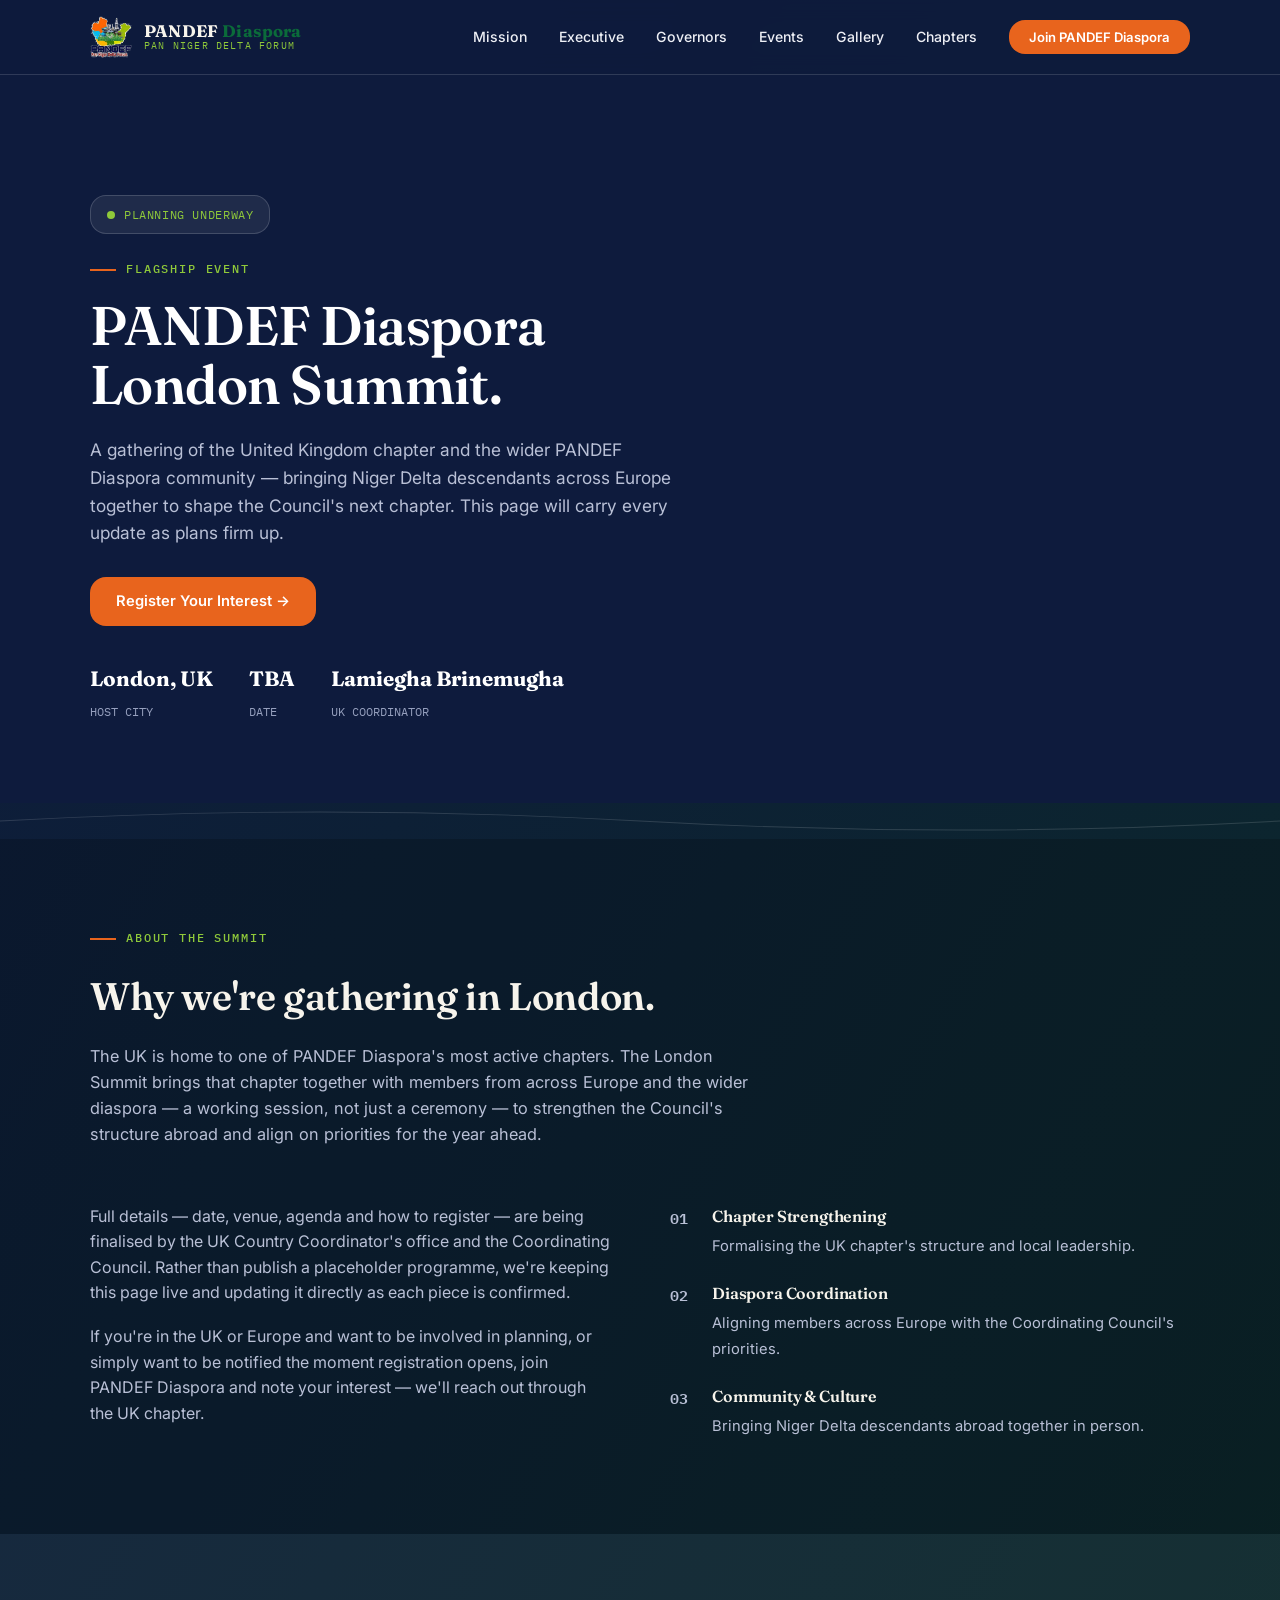
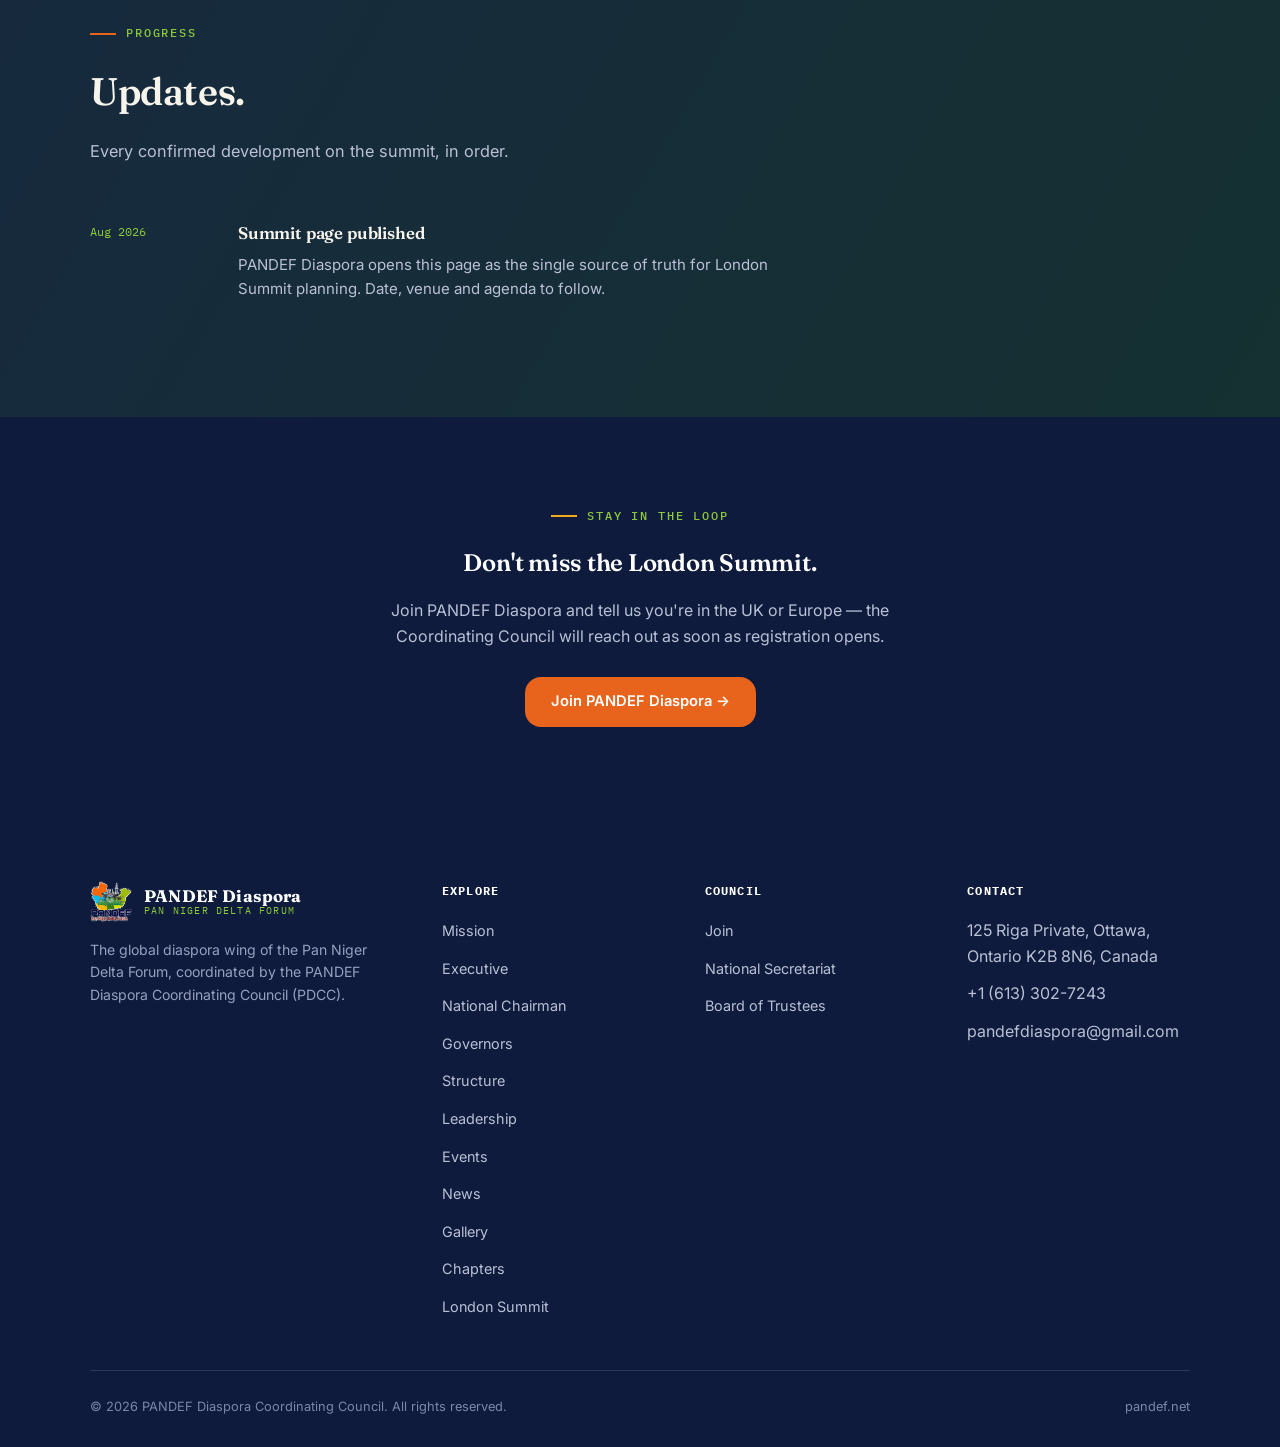
<file: london-summit.html>
<!DOCTYPE html>
<html lang="en">
<head>
<meta charset="UTF-8">
<meta name="viewport" content="width=device-width, initial-scale=1.0">
<title>PANDEF Diaspora London Summit — PANDEF Diaspora</title>
<link rel="icon" type="image/png" sizes="32x32" href="assets/favicon-32.png">
<link rel="apple-touch-icon" sizes="180x180" href="assets/favicon-180.png">
<link rel="preconnect" href="https://fonts.googleapis.com">
<link rel="preconnect" href="https://fonts.gstatic.com" crossorigin>
<link href="https://fonts.googleapis.com/css2?family=Fraunces:opsz,wght@9..144,400;9..144,500;9..144,600;9..144,700&family=Inter:wght@400;500;600;700;800&family=IBM+Plex+Mono:wght@400;500&display=swap" rel="stylesheet">
<link rel="stylesheet" href="assets/style.css">
</head>
<body>
<header>
<div class="navrow">
<div class="brand">
<img class="brand-mark" src="assets/pandef-logo.png" alt="PANDEF Diaspora logo">
<div class="brand-text">
<div class="pandef">PANDEF <span style="color:var(--forest)">Diaspora</span></div>
<div class="diaspora">Pan Niger Delta Forum</div>
</div>
</div>
<nav>
<ul>
<li><a href="index.html#mission">Mission</a></li>
<li><a href="index.html#executive">Executive</a></li>
<li><a href="index.html#governors">Governors</a></li>
<li><a href="index.html#events">Events</a></li>
<li><a href="index.html#gallery">Gallery</a></li>
<li><a href="index.html#chapters">Chapters</a></li>
<li><a href="index.html#involve" class="nav-cta">Join PANDEF Diaspora</a></li>
</ul>
</nav>
</div>
</header>

<section class="summit-hero">
<div class="wrap">
<div class="summit-status">Planning Underway</div>
<div class="eyebrow" style="color:var(--lime);">Flagship Event</div>
<h1>PANDEF Diaspora<br>London Summit.</h1>
<p class="lead">A gathering of the United Kingdom chapter and the wider PANDEF Diaspora community — bringing Niger Delta descendants across Europe together to shape the Council's next chapter. This page will carry every update as plans firm up.</p>
<a href="index.html#involve" class="btn btn-primary">Register Your Interest →</a>
<div class="summit-meta">
<div><strong>London, UK</strong><span>HOST CITY</span></div>
<div><strong>TBA</strong><span>DATE</span></div>
<div><strong>Lamiegha Brinemugha</strong><span>UK COORDINATOR</span></div>
</div>
</div>
</section>

<svg class="river" viewBox="0 0 1200 40" preserveAspectRatio="none"><path d="M0 20 Q 300 0 600 20 T 1200 20" fill="none" stroke="var(--line)" stroke-width="1"/></svg>

<section class="band-paper" id="about">
<div class="wrap">
<div class="section-head reveal">
<div class="eyebrow">About The Summit</div>
<h2>Why we're gathering in London.</h2>
<p>The UK is home to one of PANDEF Diaspora's most active chapters. The London Summit brings that chapter together with members from across Europe and the wider diaspora — a working session, not just a ceremony — to strengthen the Council's structure abroad and align on priorities for the year ahead.</p>
</div>
<div class="about-grid">
<div class="reveal">
<p>Full details — date, venue, agenda and how to register — are being finalised by the UK Country Coordinator's office and the Coordinating Council. Rather than publish a placeholder programme, we're keeping this page live and updating it directly as each piece is confirmed.</p>
<p>If you're in the UK or Europe and want to be involved in planning, or simply want to be notified the moment registration opens, join PANDEF Diaspora and note your interest — we'll reach out through the UK chapter.</p>
</div>
<ul class="pillar-list reveal">
<li><span class="pillar-num">01</span><div><h4>Chapter Strengthening</h4><span>Formalising the UK chapter's structure and local leadership.</span></div></li>
<li><span class="pillar-num">02</span><div><h4>Diaspora Coordination</h4><span>Aligning members across Europe with the Coordinating Council's priorities.</span></div></li>
<li><span class="pillar-num">03</span><div><h4>Community &amp; Culture</h4><span>Bringing Niger Delta descendants abroad together in person.</span></div></li>
</ul>
</div>
</div>
</section>

<section class="band-cream" id="updates">
<div class="wrap">
<div class="section-head reveal">
<div class="eyebrow">Progress</div>
<h2>Updates.</h2>
<p>Every confirmed development on the summit, in order.</p>
</div>
<ol class="timeline reveal">
<li>
<span class="timeline-date">Aug 2026</span>
<div><h4>Summit page published</h4><p>PANDEF Diaspora opens this page as the single source of truth for London Summit planning. Date, venue and agenda to follow.</p></div>
</li>
</ol>
</div>
</section>

<section class="band-navy" id="involve-summit">
<div class="wrap" style="text-align:center; max-width:640px; margin:0 auto;">
<div class="eyebrow" style="justify-content:center;">Stay In The Loop</div>
<h2 style="color:#fff;">Don't miss the London Summit.</h2>
<p style="color:#B9C0D6; margin-top:16px;">Join PANDEF Diaspora and tell us you're in the UK or Europe — the Coordinating Council will reach out as soon as registration opens.</p>
<a href="index.html#involve" class="btn btn-primary" style="margin-top:28px;">Join PANDEF Diaspora →</a>
</div>
</section>

<footer>
<div class="wrap">
<div class="footer-grid">
<div class="footer-brand">
<div class="brand" style="margin-bottom:4px;">
<img class="brand-mark" src="assets/pandef-logo.png" alt="PANDEF Diaspora logo">
<div class="brand-text">
<div class="pandef">PANDEF Diaspora</div>
<div class="diaspora" style="color:var(--lime)">Pan Niger Delta Forum</div>
</div>
</div>
<p>The global diaspora wing of the Pan Niger Delta Forum, coordinated by the PANDEF Diaspora Coordinating Council (PDCC).</p>
</div>
<div>
<h5>Explore</h5>
<ul>
<li><a href="index.html#mission">Mission</a></li>
<li><a href="index.html#executive">Executive</a></li>
<li><a href="index.html#chairman">National Chairman</a></li>
<li><a href="index.html#governors">Governors</a></li>
<li><a href="index.html#structure">Structure</a></li>
<li><a href="index.html#leadership">Leadership</a></li>
<li><a href="index.html#events">Events</a></li>
<li><a href="index.html#news">News</a></li>
<li><a href="index.html#gallery">Gallery</a></li>
<li><a href="index.html#chapters">Chapters</a></li>
<li><a href="london-summit.html">London Summit</a></li>
</ul>
</div>
<div>
<h5>Council</h5>
<ul>
<li><a href="index.html#involve">Join</a></li>
<li><a href="index.html#structure">National Secretariat</a></li>
<li><a href="index.html#structure">Board of Trustees</a></li>
</ul>
</div>
<div>
<h5>Contact</h5>
<ul>
<li>125 Riga Private, Ottawa, Ontario K2B 8N6, Canada</li>
<li>+1 (613) 302-7243</li>
<li>pandefdiaspora@gmail.com</li>
</ul>
</div>
</div>
<div class="footer-bottom">
<span>© 2026 PANDEF Diaspora Coordinating Council. All rights reserved.</span>
<span>pandef.net</span>
</div>
</div>
</footer>

<script>
const revealEls = document.querySelectorAll('.reveal');
const io = new IntersectionObserver((entries)=>{
entries.forEach(e=>{ if(e.isIntersecting){ e.target.classList.add('in'); io.unobserve(e.target); } });
}, { threshold: 0.15 });
revealEls.forEach(el=>io.observe(el));
</script>
</body>
</html>
</file>
<file: assets/style.css>
:root{
--navy:#0E1B3D;
--forest:#0B6B3A;
--orange:#E8641D;
--blue:#1E9DBE;
--lime:#8FC93A;
--gold:#F0A81E;
--heading:#F7F4EC;
--surface-a:#12331F;
--surface-b:#101B36;
--wash-light: rgba(255,255,255,0.04);
--wash-dark: rgba(0,0,0,0.2);
--ink:#EDEFF5;
--ink-soft:#B9C0D6;
--line: rgba(255,255,255,0.14);
--radius: 16px;
}
*{box-sizing:border-box; margin:0; padding:0;}
html{scroll-behavior:smooth;}
body{
background:linear-gradient(120deg, #0E1B3D 0%, #0A2E22 50%, #0E1B3D 100%);
background-size:220% 220%;
animation:bgFlow 26s ease-in-out infinite;
color:var(--ink);
font-family:'Inter', sans-serif;
line-height:1.6;
overflow-x:hidden;
}
@keyframes bgFlow{
0%{ background-position:0% 30%; }
50%{ background-position:100% 70%; }
100%{ background-position:0% 30%; }
}
::selection{ background:var(--gold); color:var(--navy); }
h1,h2,h3,h4{
font-family:'Fraunces', serif;
color:var(--heading);
font-weight:600;
letter-spacing:-0.01em;
}
.eyebrow{
font-family:'IBM Plex Mono', monospace;
font-size:0.72rem;
letter-spacing:0.16em;
text-transform:uppercase;
color:var(--lime);
display:flex;
align-items:center;
gap:10px;
margin-bottom:18px;
font-weight:500;
}
.eyebrow::before{
content:'';
width:26px; height:2px;
background:var(--orange);
display:inline-block;
}
.wrap{ max-width:1180px; margin:0 auto; padding:0 40px; }
a{ color:inherit; text-decoration:none; }
/* ---------- UTILITY BAR ---------- */
.utility-bar{ background:var(--navy); color:#B9C0D6; }
.utility-bar-inner{
display:flex; align-items:center; justify-content:flex-end; gap:14px;
padding:8px 40px; font-size:0.78rem; font-family:'IBM Plex Mono', monospace;
}
.utility-bar-inner a{ color:#B9C0D6; transition:color .2s ease; }
.utility-bar-inner a:hover{ color:var(--gold); }
.utility-sep{ color:rgba(185,192,214,0.4); }
@media (max-width:620px){
.utility-bar-inner{ justify-content:center; flex-wrap:wrap; gap:8px 12px; padding:8px 20px; }
}
/* ---------- HEADER ---------- */
header{
position:sticky; top:0; z-index:100;
background:rgba(14,27,61,0.88);
backdrop-filter:blur(10px);
border-bottom:1px solid var(--line);
}
.navrow{
display:flex; align-items:center; justify-content:space-between;
padding:16px 40px;
max-width:1180px; margin:0 auto;
}
.brand{ display:flex; align-items:center; gap:12px; }
.brand-mark{
width:42px; height:42px; object-fit:contain; display:block; flex-shrink:0;
}
.brand-text{ line-height:1.1; }
.brand-text .pandef{
font-family:'Fraunces', serif; font-weight:700; font-size:1.05rem; color:var(--heading); letter-spacing:0.01em;
}
.brand-text .diaspora{
font-family:'IBM Plex Mono', monospace; font-size:0.62rem; letter-spacing:0.12em; color:var(--lime); text-transform:uppercase;
}
nav ul{ list-style:none; display:flex; gap:32px; }
nav a{ font-size:0.88rem; color:var(--ink); font-weight:500; position:relative; padding:4px 0;}
nav a::after{
content:''; position:absolute; left:0; bottom:0; width:0; height:1.5px; background:var(--orange);
transition:width .25s ease;
}
nav a:hover::after{ width:100%; }
.nav-cta{
background:var(--orange); color:#fff !important; padding:9px 20px; border-radius:var(--radius);
font-size:0.82rem; font-weight:600;
}
.nav-cta::after{ display:none; }
.menu-btn{ display:none; background:none; border:none; cursor:pointer; }
@media (max-width: 880px){
nav ul{ display:none; }
.menu-btn{ display:block; }
}
/* ---------- HERO ---------- */
.hero{
position:relative;
min-height:min(88vh, 800px);
display:flex;
align-items:flex-end;
color:#fff;
}
.hero-slides{ position:absolute; inset:0; z-index:0; }
.hero-slide{
position:absolute; inset:0;
background-size:cover; background-position:center;
opacity:0;
animation:heroFade 24s infinite;
}
.hero-slide:nth-child(1){ animation-delay:0s; }
.hero-slide:nth-child(2){ animation-delay:6s; }
.hero-slide:nth-child(3){ animation-delay:12s; }
.hero-slide:nth-child(4){ animation-delay:18s; }
@keyframes heroFade{
0%{ opacity:0; }
3%{ opacity:1; }
22%{ opacity:1; }
26%{ opacity:0; }
100%{ opacity:0; }
}
.hero-overlay{
position:absolute; inset:0; z-index:1;
background:linear-gradient(180deg, rgba(14,27,61,0.35) 0%, rgba(14,27,61,0.55) 45%, rgba(9,16,38,0.88) 100%);
}
.hero-content{ position:relative; z-index:2; padding:64px 40px 56px; width:100%; }
.hero .eyebrow{ color:var(--lime); }
.hero .eyebrow::before{ background:var(--gold); }
.hero h1{
font-size:clamp(2.6rem, 5.2vw, 4.2rem);
line-height:1.03;
font-weight:700;
margin-bottom:22px;
color:#fff;
text-wrap:balance;
}
.hero h1 em{ font-style:italic; color:var(--gold); }
.hero-lead-box{
background:rgba(14,27,61,0.55);
backdrop-filter:blur(4px);
border-left:3px solid var(--orange);
padding:16px 20px;
max-width:540px;
margin-bottom:28px;
}
.hero p.lead{ font-size:1.05rem; color:#EDEFF5; }
.hero-ctas{ display:flex; gap:16px; flex-wrap:wrap; margin-bottom:44px;}
.btn{
padding:13px 26px; border-radius:var(--radius); font-weight:600; font-size:0.92rem;
display:inline-flex; align-items:center; gap:8px; transition:transform .2s ease, box-shadow .2s ease;
}
.btn-primary{ background:var(--orange); color:#fff; }
.btn-primary:hover{ transform:translateY(-2px); box-shadow:0 10px 20px rgba(232,100,29,0.28);}
.btn-outline-light{ border:1.5px solid #fff; color:#fff; }
.btn-outline-light:hover{ background:#fff; color:var(--navy); transform:translateY(-2px); }
.hero-stats{ display:flex; gap:40px; flex-wrap:wrap; }
.hero-stats div strong{
display:block; font-family:'Fraunces', serif; font-size:1.9rem; color:#fff;
}
.hero-stats div span{ font-size:0.78rem; color:#B9C0D6; font-family:'IBM Plex Mono', monospace; letter-spacing:0.03em;}
@media (max-width:620px){
.hero{ min-height:560px; }
.hero-content{ padding:48px 20px 40px; }
}
/* ---------- SECTION DIVIDER (river line) ---------- */
.river{ width:100%; height:36px; display:block; }
section{ padding:90px 0; position:relative; }
.band-cream{ background:var(--wash-light); }
.band-paper{ background:var(--wash-dark); }
.band-navy{ background:var(--navy); color:#EDEFF5; }
.band-navy h2{ color:#fff; }
.band-navy .eyebrow{ color:var(--lime); }
.band-navy .eyebrow::before{ background:var(--gold); }
.section-head{ max-width:680px; margin-bottom:56px; }
.section-head h2{ font-size:clamp(1.8rem, 3vw, 2.5rem); }
.section-head p{ color:var(--ink-soft); margin-top:16px; font-size:1.02rem; }
.band-navy .section-head p{ color:#B9C0D6; }
/* ---------- ABOUT ---------- */
.about-grid{ display:grid; grid-template-columns:1fr 1fr; gap:60px; align-items:start; }
.about-grid p{ color:var(--ink-soft); margin-bottom:18px; }
.pillar-list{ list-style:none; display:flex; flex-direction:column; gap:22px; }
.pillar-list li{ display:flex; gap:16px; align-items:flex-start; }
.pillar-num{
font-family:'IBM Plex Mono', monospace; font-size:0.78rem; color:var(--orange); font-weight:600; padding-top:3px; flex-shrink:0; width:26px;
}
.pillar-list h4{ font-size:1rem; margin-bottom:4px; }
.pillar-list span{ color:var(--ink-soft); font-size:0.92rem; }
/* ---------- LEADERSHIP ---------- */
.leadership-list{ list-style:none; display:flex; flex-direction:column; max-width:680px; }
.leadership-list li{
display:flex; gap:24px; align-items:flex-start; padding:24px 0; border-bottom:1px solid var(--line);
}
.leadership-list li:first-child{ padding-top:0; }
.leadership-list li:last-child{ border-bottom:none; }
.leadership-num{
font-family:'Fraunces', serif; font-size:1.6rem; font-weight:600; color:var(--orange); flex-shrink:0; width:44px;
}
.leadership-list h4{ font-size:1.05rem; margin-bottom:6px; }
.leadership-list span{ color:var(--ink-soft); font-size:0.94rem; }
/* ---------- GOVERNORS ---------- */
.governors-grid{ display:grid; grid-template-columns:repeat(3, 1fr); gap:36px 28px; }
.governor-card{ text-align:center; }
.governor-photo{
width:116px; height:116px; border-radius:50%; overflow:hidden; margin:0 auto 18px;
background:var(--line); box-shadow:0 0 0 1px var(--line);
}
.governor-photo img{ width:100%; height:100%; object-fit:cover; display:block; }
.governor-card h4{ font-size:1.05rem; margin-bottom:4px; }
.governor-card span{ font-size:0.82rem; color:var(--ink-soft); font-family:'IBM Plex Mono', monospace; }
@media (max-width: 780px){ .governors-grid{ grid-template-columns:repeat(2,1fr); } }
@media (max-width: 520px){ .governors-grid{ grid-template-columns:1fr; } }
/* ---------- CHAIRMAN ---------- */
.chairman-spotlight{ display:flex; gap:44px; align-items:center; }
.chairman-photo{
width:168px; height:168px; border-radius:50%; overflow:hidden; flex-shrink:0;
box-shadow:0 0 0 6px rgba(255,255,255,0.06);
}
.chairman-photo img{ width:100%; height:100%; object-fit:cover; display:block; }
.chairman-spotlight h3{ color:#fff; font-size:1.5rem; margin-bottom:4px; }
.chairman-spotlight p{ color:#B9C0D6; margin-top:0; max-width:560px; }
@media (max-width: 640px){ .chairman-spotlight{ flex-direction:column; text-align:center; } }
/* ---------- STRUCTURE ---------- */
.structure-grid{ display:grid; grid-template-columns:repeat(3, 1fr); gap:28px; }
.structure-card{
border:1px solid var(--line); padding:32px 28px; background:var(--surface-a); border-radius:var(--radius);
}
.structure-card .eyebrow{ margin-bottom:14px; }
.structure-card h3{ font-size:1.2rem; margin-bottom:10px; }
.structure-card p{ color:var(--ink-soft); font-size:0.94rem; }
@media (max-width: 880px){ .structure-grid{ grid-template-columns:1fr; } }
/* ---------- EVENTS ---------- */
.events-grid{ display:grid; grid-template-columns:1.4fr 1fr; gap:28px; }
.event-card{
border:1px solid var(--line); padding:36px 32px; border-radius:var(--radius); background:var(--surface-b);
}
.event-card--featured{ background:var(--navy); border-color:var(--navy); color:#fff; }
.event-card--featured h3{ color:#fff; }
.event-card--featured p{ color:#B9C0D6; }
.event-card h3{ font-size:1.3rem; margin-bottom:8px; }
.event-card p{ color:var(--ink-soft); font-size:0.94rem; margin-top:12px; }
.event-tag{
display:inline-block; font-family:'IBM Plex Mono', monospace; font-size:0.7rem; letter-spacing:0.08em;
text-transform:uppercase; background:var(--orange); color:#fff; padding:5px 12px; border-radius:var(--radius); margin-bottom:16px;
}
.event-tag--muted{ background:var(--line); color:var(--ink-soft); }
.event-meta{ display:block; font-family:'IBM Plex Mono', monospace; font-size:0.8rem; color:var(--ink-soft); margin-bottom:4px; }
.event-card--featured .event-meta{ color:var(--lime); }
@media (max-width: 780px){ .events-grid{ grid-template-columns:1fr; } }
/* ---------- NEWS ---------- */
.news-grid{ display:grid; grid-template-columns:repeat(3, 1fr); gap:28px; }
.news-card{ border:1px solid var(--line); padding:26px; border-radius:var(--radius); background:var(--surface-a); }
.news-date{
font-family:'IBM Plex Mono', monospace; font-size:0.72rem; letter-spacing:0.06em; text-transform:uppercase; color:var(--lime);
}
.news-card h4{ margin-top:12px; font-size:1rem; font-weight:500; color:var(--heading); line-height:1.4; }
@media (max-width: 880px){ .news-grid{ grid-template-columns:1fr; } }
/* ---------- GALLERY ---------- */
.gallery-grid{
display:grid; grid-template-columns:repeat(3, 1fr); gap:3px; background:var(--line); border:1px solid var(--line);
border-radius:var(--radius); overflow:hidden;
}
.gallery-item{
aspect-ratio:1; background:var(--surface-b); display:flex; align-items:center; justify-content:center; color:var(--ink-soft); opacity:0.7;
}
@media (max-width: 780px){ .gallery-grid{ grid-template-columns:repeat(2,1fr); } }
/* ---------- CHAPTERS / MAP ---------- */
.chapters-wrap{ display:grid; grid-template-columns:1fr 1fr; gap:60px; align-items:center; }
.chapter-list{ list-style:none; display:flex; flex-direction:column; gap:0; }
.chapter-list li{
display:flex; justify-content:space-between; padding:18px 0; border-bottom:1px solid rgba(255,255,255,0.14);
font-size:0.95rem;
}
.chapter-list li span:last-child{ color:var(--lime); font-family:'IBM Plex Mono', monospace; font-size:0.82rem; }
/* ---------- INVOLVED / FORM ---------- */
.involve-grid{ display:grid; grid-template-columns:1fr 1fr; gap:60px; }
.form-card{
background:var(--surface-b); border:1px solid var(--line); padding:40px; border-radius:var(--radius);
}
.form-card label{ display:block; font-size:0.8rem; font-family:'IBM Plex Mono', monospace; letter-spacing:0.04em; color:var(--lime); margin-bottom:8px; }
.form-row{ margin-bottom:22px; }
.form-card input, .form-card select, .form-card textarea{
width:100%; padding:12px 14px; border:1px solid var(--line); border-radius:calc(var(--radius) - 6px);
font-family:'Inter', sans-serif; font-size:0.94rem; background:var(--surface-a); color:var(--ink); resize:vertical;
}
.form-card input::placeholder, .form-card textarea::placeholder{ color:rgba(237,239,245,0.4); }
.form-card input:focus, .form-card select:focus, .form-card textarea:focus{ outline:2px solid var(--orange); outline-offset:1px; }
.form-two{ display:grid; grid-template-columns:1fr 1fr; gap:18px; }
.btn-submit{
width:100%; background:var(--forest); color:#fff; border:none; padding:14px; border-radius:var(--radius);
font-weight:600; font-size:0.95rem; cursor:pointer; transition:background .2s ease;
}
.btn-submit:hover{ background:#08532c; }
.form-note{ font-size:0.78rem; color:var(--ink-soft); margin-top:14px; }
/* ---------- FOOTER ---------- */
footer{ background:var(--navy); color:#B9C0D6; padding:64px 0 30px; }
.footer-grid{ display:grid; grid-template-columns:1.4fr 1fr 1fr 1fr; gap:40px; margin-bottom:50px; }
.footer-brand .brand-text .pandef{ color:#fff; }
.footer-brand p{ margin-top:16px; font-size:0.88rem; max-width:280px; color:#96A0BE; }
footer h5{ color:#fff; font-family:'IBM Plex Mono', monospace; font-size:0.75rem; letter-spacing:0.1em; text-transform:uppercase; margin-bottom:18px; }
footer ul{ list-style:none; display:flex; flex-direction:column; gap:12px; }
footer ul a{ font-size:0.9rem; color:#B9C0D6; }
footer ul a:hover{ color:var(--gold); }
.footer-bottom{
border-top:1px solid rgba(255,255,255,0.12); padding-top:26px; display:flex; justify-content:space-between;
font-size:0.8rem; color:#7B87AA; flex-wrap:wrap; gap:12px;
}
@media (max-width: 880px){ .footer-grid{ grid-template-columns:1fr 1fr; } .about-grid, .chapters-wrap, .involve-grid{ grid-template-columns:1fr; } }
.reveal{ opacity:0; transform:translateY(18px); transition:opacity .7s ease, transform .7s ease; }
.reveal.in{ opacity:1; transform:translateY(0); }
@media (prefers-reduced-motion: reduce){
.reveal{ opacity:1; transform:none; transition:none; }
.hero-slide{ animation:none; opacity:0; }
.hero-slide:first-child{ opacity:1; }
body{ animation:none; background-position:0% 30%; }
}
/* ---------- SUMMIT PAGE ---------- */
.summit-hero{ background:var(--navy); color:#EDEFF5; padding:120px 0 80px; }
.summit-hero h1{ color:#fff; font-size:clamp(2.2rem, 4.4vw, 3.4rem); line-height:1.08; margin-bottom:22px; }
.summit-hero .lead{ color:#B9C0D6; font-size:1.08rem; max-width:600px; margin-bottom:30px; }
.summit-status{
display:inline-flex; align-items:center; gap:9px; background:rgba(255,255,255,0.07); border:1px solid rgba(255,255,255,0.16);
padding:9px 16px; border-radius:var(--radius); font-family:'IBM Plex Mono', monospace; font-size:0.76rem; letter-spacing:0.05em;
text-transform:uppercase; color:var(--lime); margin-bottom:26px;
}
.summit-status::before{ content:''; width:8px; height:8px; border-radius:50%; background:var(--lime); display:inline-block; flex-shrink:0; }
.summit-meta{ display:flex; gap:36px; flex-wrap:wrap; margin-top:36px; }
.summit-meta div strong{ display:block; font-family:'Fraunces', serif; font-size:1.3rem; color:#fff; margin-bottom:2px; }
.summit-meta div span{ font-size:0.78rem; color:#96A0BE; font-family:'IBM Plex Mono', monospace; }
.timeline{ list-style:none; display:flex; flex-direction:column; max-width:700px; }
.timeline li{ display:flex; gap:28px; padding:26px 0; border-bottom:1px solid var(--line); }
.timeline li:first-child{ padding-top:0; }
.timeline li:last-child{ border-bottom:none; }
.timeline-date{
font-family:'IBM Plex Mono', monospace; font-size:0.78rem; color:var(--lime); flex-shrink:0; width:120px; padding-top:2px;
}
.timeline h4{ font-size:1.05rem; margin-bottom:6px; }
.timeline p{ color:var(--ink-soft); font-size:0.94rem; }
@media (max-width: 620px){ .timeline li{ flex-direction:column; gap:8px; } .timeline-date{ width:auto; } }
</file>
